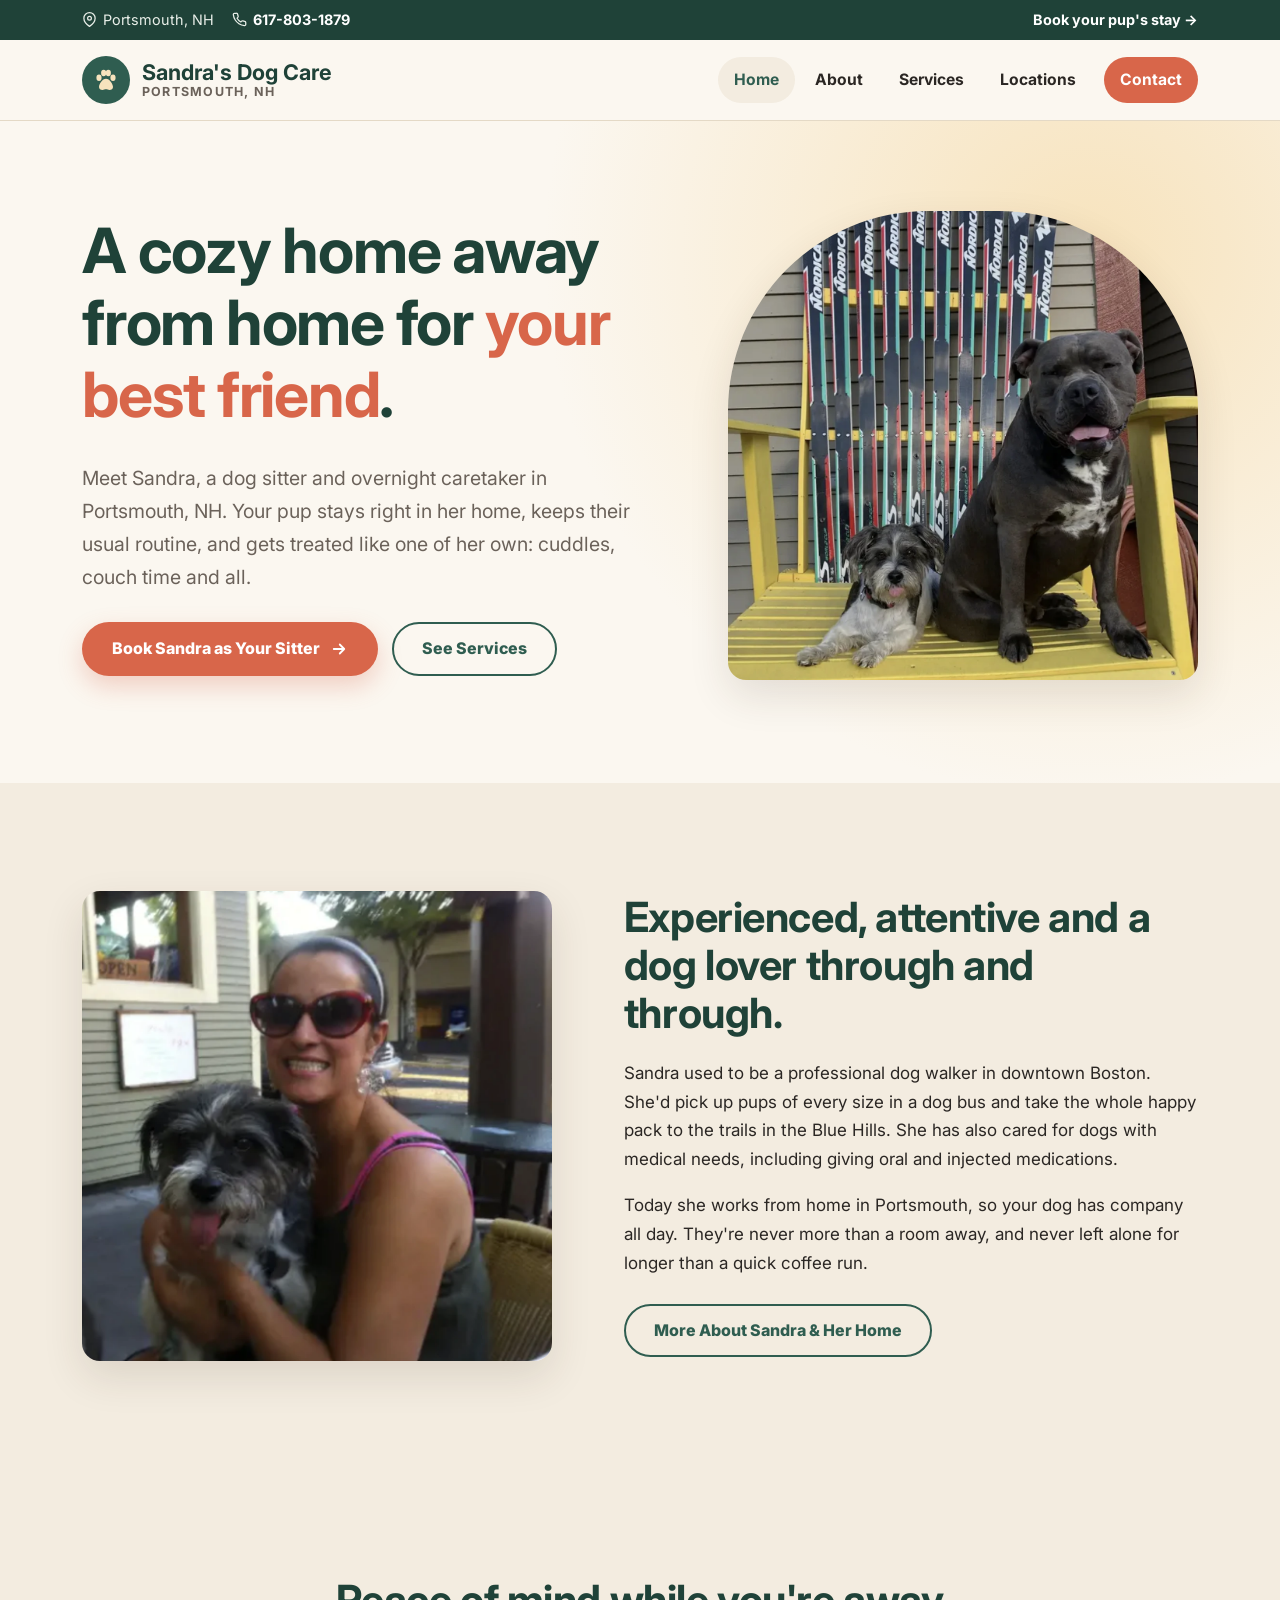
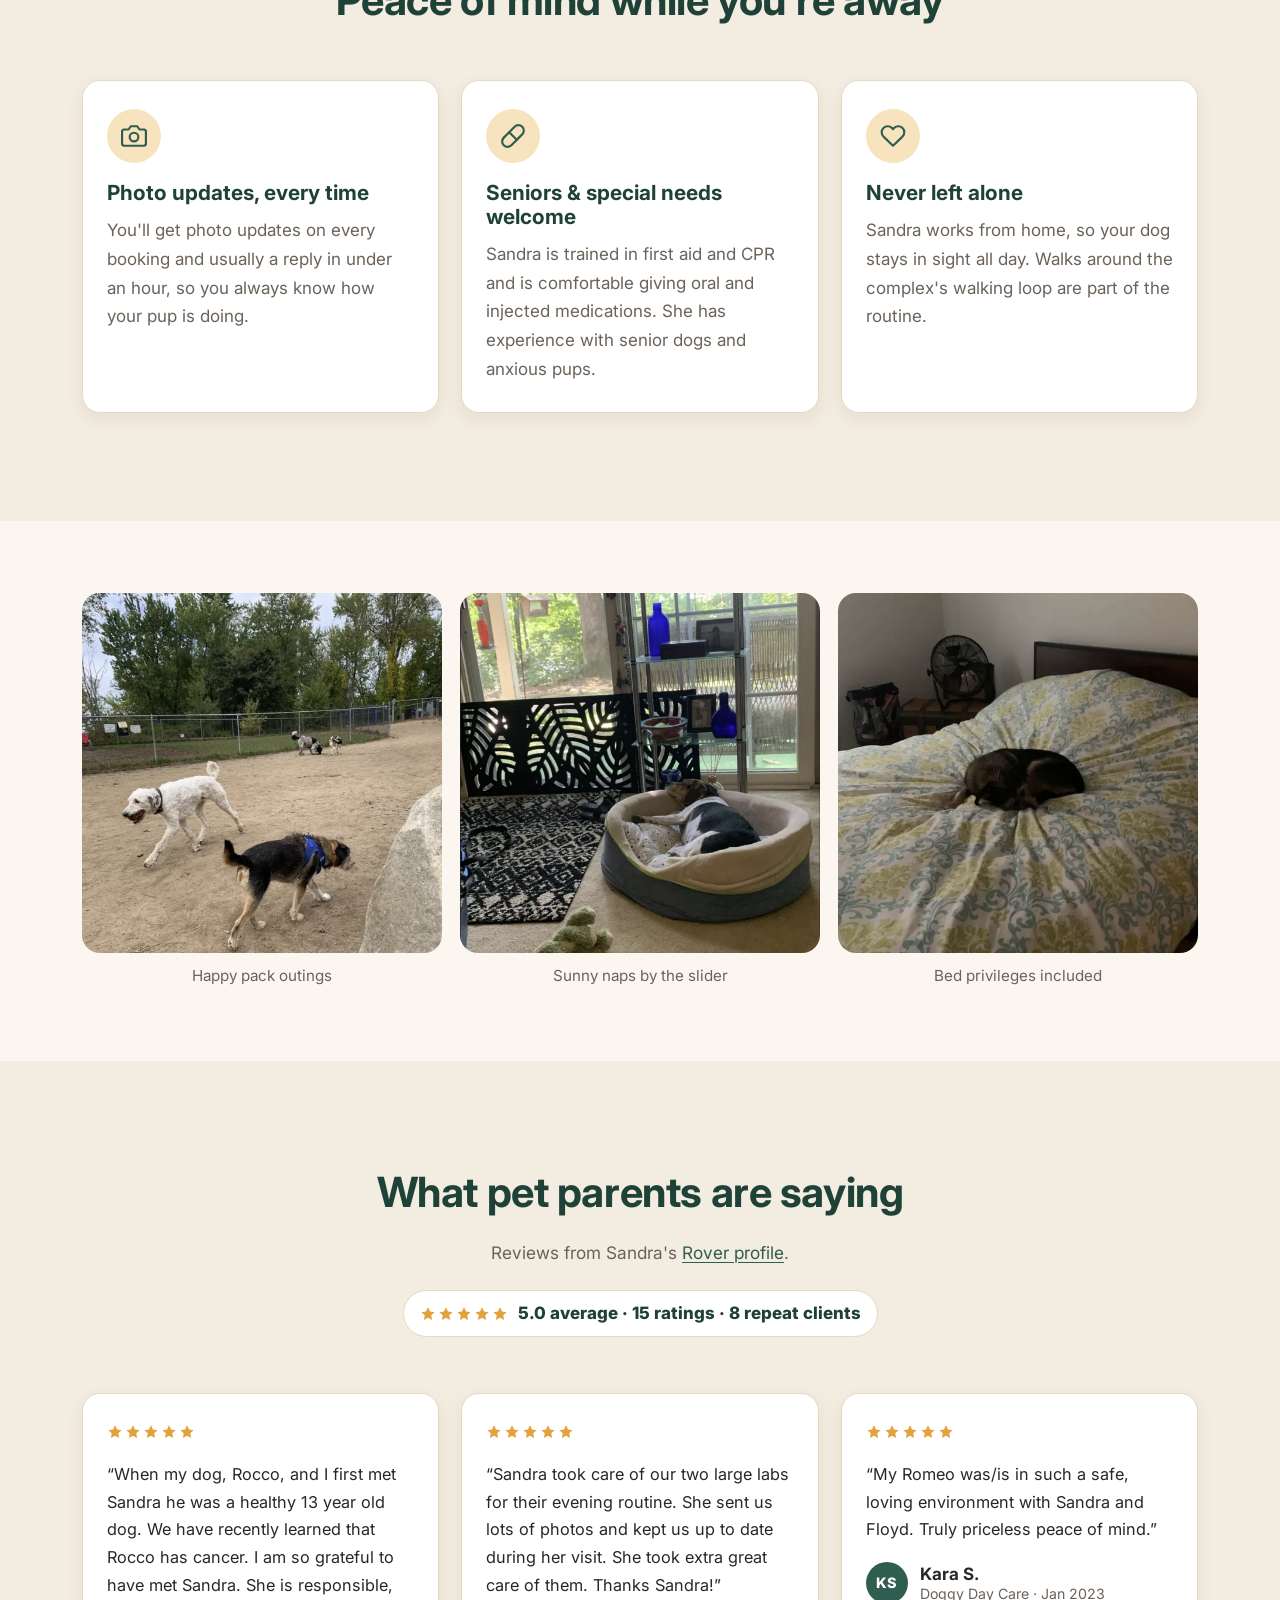
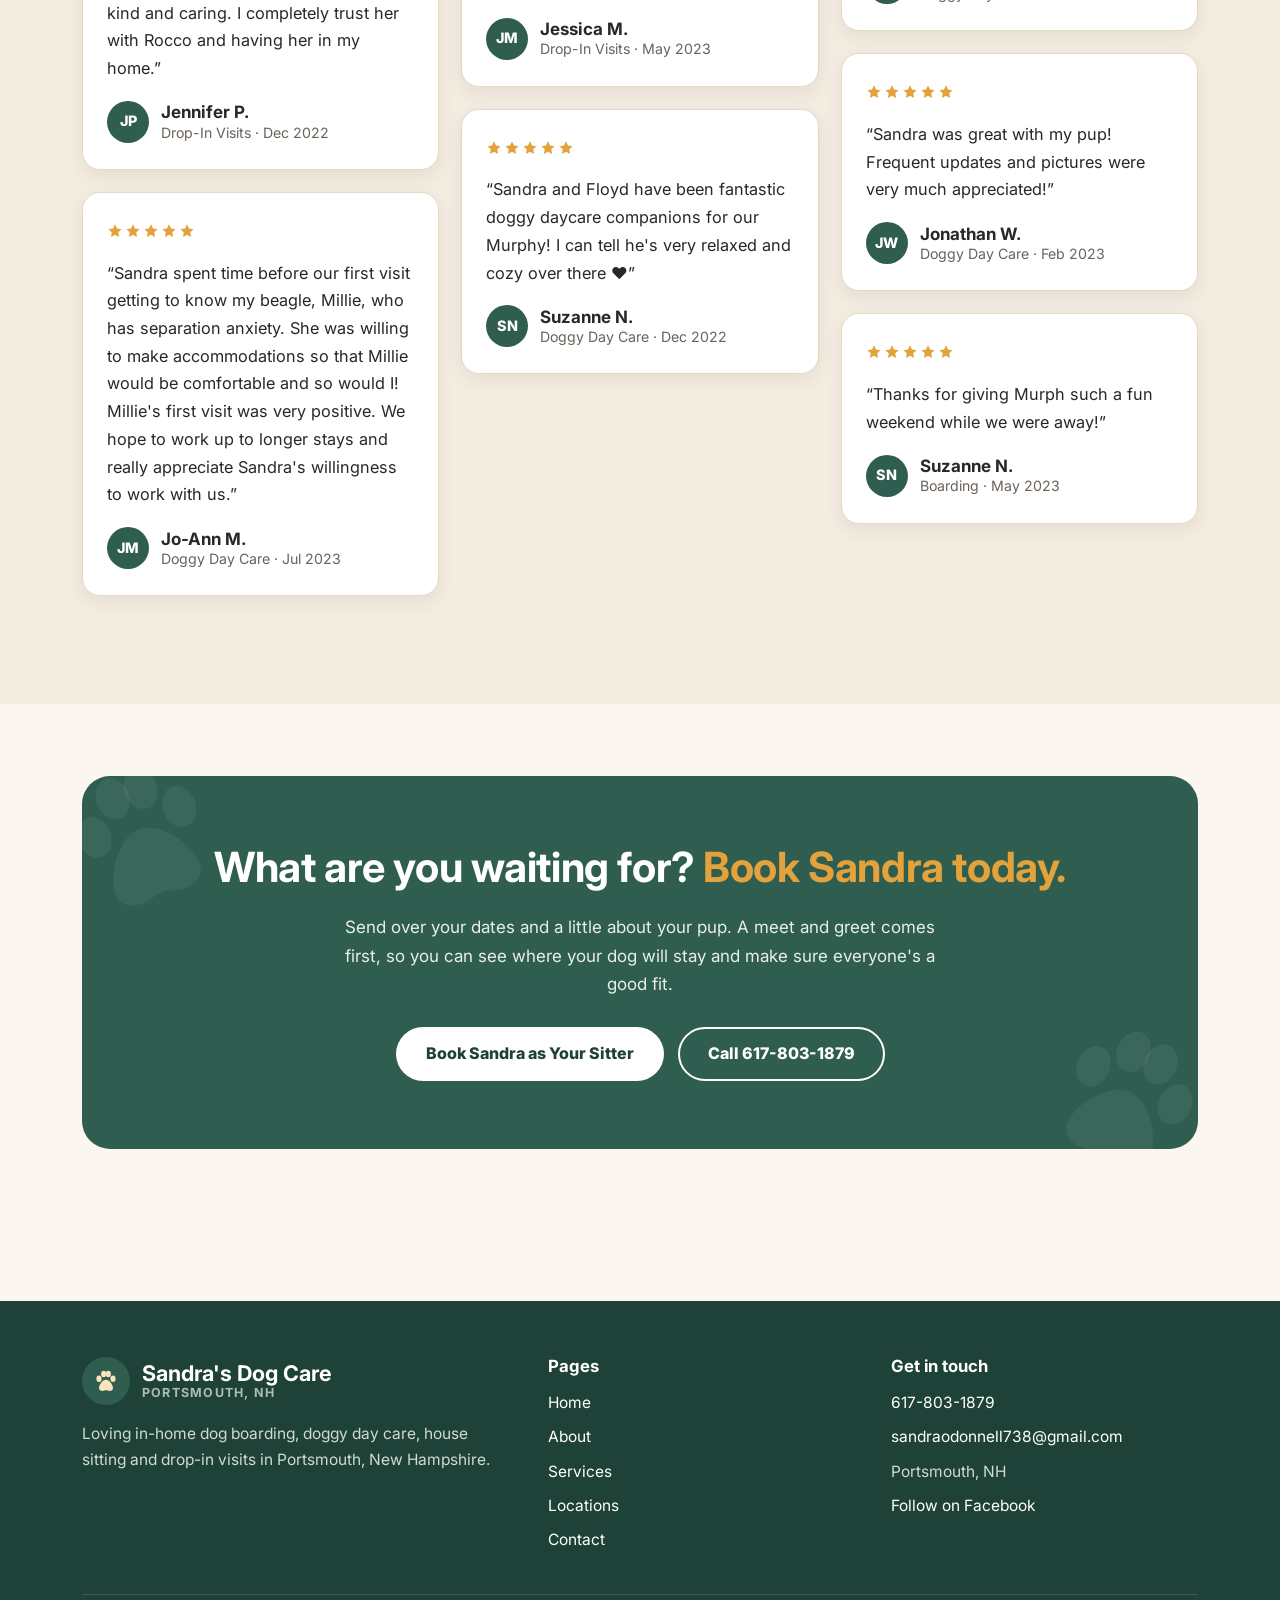
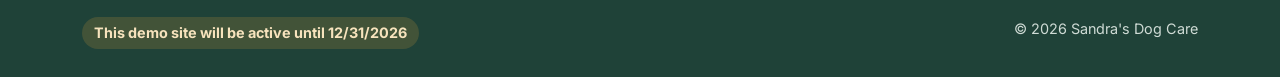
<file: index.html>
<!DOCTYPE html>
<html lang="en">
<head>
  <meta charset="UTF-8">
  <meta name="viewport" content="width=device-width, initial-scale=1.0">
  <title>Sandra's Dog Care | Dog Sitting &amp; Overnight Boarding in Portsmouth, NH</title>
  <meta name="description" content="Sandra O'Donnell offers in-home dog boarding, doggy day care, house sitting and drop-in visits in Portsmouth, NH. 25 years of experience, medication administration and daily photo updates.">
  <link rel="icon" href="data:image/svg+xml,%3Csvg xmlns='http://www.w3.org/2000/svg' viewBox='0 0 24 24' fill='%232f5d50'%3E%3Cellipse cx='6' cy='10' rx='2.2' ry='2.8'/%3E%3Cellipse cx='10' cy='6' rx='2.2' ry='2.8'/%3E%3Cellipse cx='14' cy='6' rx='2.2' ry='2.8'/%3E%3Cellipse cx='18' cy='10' rx='2.2' ry='2.8'/%3E%3Cpath d='M12 11c-3 0-6 4.5-6 7 0 1.7 1.3 2.5 3 2.5 1.2 0 2-.6 3-.6s1.8.6 3 .6c1.7 0 3-.8 3-2.5 0-2.5-3-7-6-7z'/%3E%3C/svg%3E">
  <link rel="preconnect" href="https://fonts.googleapis.com">
  <link rel="preconnect" href="https://fonts.gstatic.com" crossorigin>
  <link href="https://fonts.googleapis.com/css2?family=Inter:wght@400;500;600;700;800&display=swap" rel="stylesheet">
  <link rel="stylesheet" href="assets/css/styles.css">
</head>
<body>
  <a class="skip-link" href="#main">Skip to content</a>

  <div class="topbar">
    <div class="container">
      <div class="topbar-info">
        <span><svg viewBox="0 0 24 24" fill="none" stroke="currentColor" stroke-width="2" stroke-linecap="round" stroke-linejoin="round"><path d="M21 10c0 7-9 13-9 13s-9-6-9-13a9 9 0 0 1 18 0z"/><circle cx="12" cy="10" r="3"/></svg>Portsmouth, NH</span>
        <span class="hide-sm"><svg viewBox="0 0 24 24" fill="none" stroke="currentColor" stroke-width="2" stroke-linecap="round" stroke-linejoin="round"><path d="M22 16.92v3a2 2 0 0 1-2.18 2 19.79 19.79 0 0 1-8.63-3.07 19.5 19.5 0 0 1-6-6 19.79 19.79 0 0 1-3.07-8.67A2 2 0 0 1 4.11 2h3a2 2 0 0 1 2 1.72c.13.96.36 1.9.7 2.81a2 2 0 0 1-.45 2.11L8.09 9.91a16 16 0 0 0 6 6l1.27-1.27a2 2 0 0 1 2.11-.45c.91.34 1.85.57 2.81.7A2 2 0 0 1 22 16.92z"/></svg><a href="tel:+16178031879">617-803-1879</a></span>
      </div>
      <a href="contact.html">Book your pup's stay &rarr;</a>
    </div>
  </div>

  <header class="site-header">
    <nav class="container nav" aria-label="Main">
      <a class="brand" href="index.html" aria-label="Sandra's Dog Care home">
        <span class="brand-mark"><svg viewBox="0 0 24 24" fill="currentColor" aria-hidden="true"><ellipse cx="6" cy="10" rx="2.2" ry="2.8"/><ellipse cx="10" cy="6" rx="2.2" ry="2.8"/><ellipse cx="14" cy="6" rx="2.2" ry="2.8"/><ellipse cx="18" cy="10" rx="2.2" ry="2.8"/><path d="M12 11c-3 0-6 4.5-6 7 0 1.7 1.3 2.5 3 2.5 1.2 0 2-.6 3-.6s1.8.6 3 .6c1.7 0 3-.8 3-2.5 0-2.5-3-7-6-7z"/></svg></span>
        <span class="brand-text"><strong>Sandra's Dog Care</strong><small>Portsmouth, NH</small></span>
      </a>
      <button class="nav-toggle" type="button" aria-expanded="false" aria-controls="nav-links" aria-label="Open menu">
        <svg viewBox="0 0 24 24" fill="none" stroke="currentColor" stroke-width="2" stroke-linecap="round"><path d="M4 7h16M4 12h16M4 17h16"/></svg>
      </button>
      <ul class="nav-links" id="nav-links">
        <li><a href="index.html" aria-current="page">Home</a></li>
        <li><a href="about.html">About</a></li>
        <li><a href="services.html">Services</a></li>
        <li><a href="locations.html">Locations</a></li>
        <li><a class="nav-cta" href="contact.html">Contact</a></li>
      </ul>
    </nav>
  </header>

  <main id="main">
    <!-- Hero -->
    <section class="hero">
      <div class="container hero-grid">
        <div>
          <h1>A cozy home away from home for <span class="accent">your best friend</span>.</h1>
          <p class="hero-lead">Meet Sandra, a dog sitter and overnight caretaker in Portsmouth, NH. Your pup stays right in her home, keeps their usual routine, and gets treated like one of her own: cuddles, couch time and all.</p>
          <div class="btn-row">
            <a class="btn btn--primary" href="contact.html">
              Book Sandra as Your Sitter
              <svg viewBox="0 0 24 24" fill="none" stroke="currentColor" stroke-width="2.4" stroke-linecap="round" stroke-linejoin="round"><path d="M5 12h14M13 6l6 6-6 6"/></svg>
            </a>
            <a class="btn btn--outline" href="services.html">See Services</a>
          </div>
        </div>
        <figure class="hero-photo">
          <img src="assets/images/pals-on-ski-chair.webp" alt="A small gray terrier and a big gray pit bull sitting together on a yellow ski chair" width="1207" height="1510">
        </figure>
      </div>
    </section>

    <!-- Meet Sandra -->
    <section class="section section--surface">
      <div class="container split">
        <div class="split-media">
          <img src="assets/images/sandra-and-pup-cafe.webp" alt="Sandra smiling in sunglasses while holding a happy scruffy terrier at an outdoor café" width="980" height="982" loading="lazy">
        </div>
        <div class="split-text">
          <h2>Experienced, attentive and a dog lover through and through.</h2>
          <p>Sandra used to be a professional dog walker in downtown Boston. She'd pick up pups of every size in a dog bus and take the whole happy pack to the trails in the Blue Hills. She has also cared for dogs with medical needs, including giving oral and injected medications.</p>
          <p>Today she works from home in Portsmouth, so your dog has company all day. They're never more than a room away, and never left alone for longer than a quick coffee run.</p>
          <div class="btn-row">
            <a class="btn btn--outline" href="about.html">More About Sandra &amp; Her Home</a>
          </div>
        </div>
      </div>
    </section>


    <!-- Why Sandra -->
    <section class="section section--surface">
      <div class="container">
        <div class="section-head">
          <h2>Peace of mind while you're away</h2>
        </div>
        <div class="card-grid card-grid--3">
          <article class="card">
            <div class="icon-circle"><svg viewBox="0 0 24 24" fill="none" stroke="currentColor" stroke-width="2" stroke-linecap="round" stroke-linejoin="round"><path d="M23 19a2 2 0 0 1-2 2H3a2 2 0 0 1-2-2V8a2 2 0 0 1 2-2h4l2-3h6l2 3h4a2 2 0 0 1 2 2z"/><circle cx="12" cy="13" r="4"/></svg></div>
            <h3>Photo updates, every time</h3>
            <p>You'll get photo updates on every booking and usually a reply in under an hour, so you always know how your pup is doing.</p>
          </article>
          <article class="card">
            <div class="icon-circle"><svg viewBox="0 0 24 24" fill="none" stroke="currentColor" stroke-width="2" stroke-linecap="round" stroke-linejoin="round"><path d="M10.5 20.5l10-10a4.95 4.95 0 1 0-7-7l-10 10a4.95 4.95 0 1 0 7 7z"/><path d="M8.5 8.5l7 7"/></svg></div>
            <h3>Seniors &amp; special needs welcome</h3>
            <p>Sandra is trained in first aid and CPR and is comfortable giving oral and injected medications. She has experience with senior dogs and anxious pups.</p>
          </article>
          <article class="card">
            <div class="icon-circle"><svg viewBox="0 0 24 24" fill="none" stroke="currentColor" stroke-width="2" stroke-linecap="round" stroke-linejoin="round"><path d="M20.8 4.6a5.5 5.5 0 0 0-7.8 0L12 5.7l-1-1.1a5.5 5.5 0 0 0-7.8 7.8l1 1.1L12 21l7.8-7.5 1-1.1a5.5 5.5 0 0 0 0-7.8z"/></svg></div>
            <h3>Never left alone</h3>
            <p>Sandra works from home, so your dog stays in sight all day. Walks around the complex's walking loop are part of the routine.</p>
          </article>
        </div>
      </div>
    </section>

    <!-- Photo strip -->
    <section class="section--tight">
      <div class="container">
        <div class="photo-strip">
          <figure>
            <img src="assets/images/dog-park-pack.webp" alt="A white doodle and a scruffy terrier mix playing together at a fenced dog park" width="1205" height="1345" loading="lazy">
            <figcaption>Happy pack outings</figcaption>
          </figure>
          <figure>
            <img src="assets/images/beagle-bed-by-window.webp" alt="A beagle relaxing in a plush dog bed next to a sunny sliding door" width="1230" height="1532" loading="lazy">
            <figcaption>Sunny naps by the slider</figcaption>
          </figure>
          <figure>
            <img src="assets/images/pup-napping-on-bed.webp" alt="A small dark dog curled up asleep on a big comfy bed" width="1210" height="1142" loading="lazy">
            <figcaption>Bed privileges included</figcaption>
          </figure>
        </div>
      </div>
    </section>

    <!-- Testimonials -->
    <section class="section section--surface" id="reviews">
      <div class="container">
        <div class="section-head">
          <h2>What pet parents are saying</h2>
          <p>Reviews from Sandra's <a href="https://www.rover.com/members/sandra-o-dog-lover-big-small-love-em-all/" target="_blank" rel="noopener">Rover profile</a>.</p>
          <span class="review-summary">
            <span class="stars" aria-hidden="true"><svg viewBox="0 0 24 24" fill="currentColor"><path d="M12 2l3 6.3 6.9.9-5 4.8 1.2 6.9L12 17.6 5.9 20.9 7.1 14l-5-4.8 6.9-.9z"/></svg><svg viewBox="0 0 24 24" fill="currentColor"><path d="M12 2l3 6.3 6.9.9-5 4.8 1.2 6.9L12 17.6 5.9 20.9 7.1 14l-5-4.8 6.9-.9z"/></svg><svg viewBox="0 0 24 24" fill="currentColor"><path d="M12 2l3 6.3 6.9.9-5 4.8 1.2 6.9L12 17.6 5.9 20.9 7.1 14l-5-4.8 6.9-.9z"/></svg><svg viewBox="0 0 24 24" fill="currentColor"><path d="M12 2l3 6.3 6.9.9-5 4.8 1.2 6.9L12 17.6 5.9 20.9 7.1 14l-5-4.8 6.9-.9z"/></svg><svg viewBox="0 0 24 24" fill="currentColor"><path d="M12 2l3 6.3 6.9.9-5 4.8 1.2 6.9L12 17.6 5.9 20.9 7.1 14l-5-4.8 6.9-.9z"/></svg></span>
            5.0 average &middot; 15 ratings &middot; 8 repeat clients
          </span>
        </div>

        <div class="reviews">
          <figure class="review">
            <span class="stars" aria-label="5 out of 5 stars"><svg viewBox="0 0 24 24" fill="currentColor"><path d="M12 2l3 6.3 6.9.9-5 4.8 1.2 6.9L12 17.6 5.9 20.9 7.1 14l-5-4.8 6.9-.9z"/></svg><svg viewBox="0 0 24 24" fill="currentColor"><path d="M12 2l3 6.3 6.9.9-5 4.8 1.2 6.9L12 17.6 5.9 20.9 7.1 14l-5-4.8 6.9-.9z"/></svg><svg viewBox="0 0 24 24" fill="currentColor"><path d="M12 2l3 6.3 6.9.9-5 4.8 1.2 6.9L12 17.6 5.9 20.9 7.1 14l-5-4.8 6.9-.9z"/></svg><svg viewBox="0 0 24 24" fill="currentColor"><path d="M12 2l3 6.3 6.9.9-5 4.8 1.2 6.9L12 17.6 5.9 20.9 7.1 14l-5-4.8 6.9-.9z"/></svg><svg viewBox="0 0 24 24" fill="currentColor"><path d="M12 2l3 6.3 6.9.9-5 4.8 1.2 6.9L12 17.6 5.9 20.9 7.1 14l-5-4.8 6.9-.9z"/></svg></span>
            <blockquote>“When my dog, Rocco, and I first met Sandra he was a healthy 13 year old dog. We have recently learned that Rocco has cancer. I am so grateful to have met Sandra. She is responsible, kind and caring. I completely trust her with Rocco and having her in my home.”</blockquote>
            <figcaption><span class="avatar" aria-hidden="true">JP</span><span><strong>Jennifer P.</strong><small>Drop-In Visits &middot; Dec 2022</small></span></figcaption>
          </figure>

          <figure class="review">
            <span class="stars" aria-label="5 out of 5 stars"><svg viewBox="0 0 24 24" fill="currentColor"><path d="M12 2l3 6.3 6.9.9-5 4.8 1.2 6.9L12 17.6 5.9 20.9 7.1 14l-5-4.8 6.9-.9z"/></svg><svg viewBox="0 0 24 24" fill="currentColor"><path d="M12 2l3 6.3 6.9.9-5 4.8 1.2 6.9L12 17.6 5.9 20.9 7.1 14l-5-4.8 6.9-.9z"/></svg><svg viewBox="0 0 24 24" fill="currentColor"><path d="M12 2l3 6.3 6.9.9-5 4.8 1.2 6.9L12 17.6 5.9 20.9 7.1 14l-5-4.8 6.9-.9z"/></svg><svg viewBox="0 0 24 24" fill="currentColor"><path d="M12 2l3 6.3 6.9.9-5 4.8 1.2 6.9L12 17.6 5.9 20.9 7.1 14l-5-4.8 6.9-.9z"/></svg><svg viewBox="0 0 24 24" fill="currentColor"><path d="M12 2l3 6.3 6.9.9-5 4.8 1.2 6.9L12 17.6 5.9 20.9 7.1 14l-5-4.8 6.9-.9z"/></svg></span>
            <blockquote>“Sandra spent time before our first visit getting to know my beagle, Millie, who has separation anxiety. She was willing to make accommodations so that Millie would be comfortable and so would I! Millie's first visit was very positive. We hope to work up to longer stays and really appreciate Sandra's willingness to work with us.”</blockquote>
            <figcaption><span class="avatar" aria-hidden="true">JM</span><span><strong>Jo-Ann M.</strong><small>Doggy Day Care &middot; Jul 2023</small></span></figcaption>
          </figure>

          <figure class="review">
            <span class="stars" aria-label="5 out of 5 stars"><svg viewBox="0 0 24 24" fill="currentColor"><path d="M12 2l3 6.3 6.9.9-5 4.8 1.2 6.9L12 17.6 5.9 20.9 7.1 14l-5-4.8 6.9-.9z"/></svg><svg viewBox="0 0 24 24" fill="currentColor"><path d="M12 2l3 6.3 6.9.9-5 4.8 1.2 6.9L12 17.6 5.9 20.9 7.1 14l-5-4.8 6.9-.9z"/></svg><svg viewBox="0 0 24 24" fill="currentColor"><path d="M12 2l3 6.3 6.9.9-5 4.8 1.2 6.9L12 17.6 5.9 20.9 7.1 14l-5-4.8 6.9-.9z"/></svg><svg viewBox="0 0 24 24" fill="currentColor"><path d="M12 2l3 6.3 6.9.9-5 4.8 1.2 6.9L12 17.6 5.9 20.9 7.1 14l-5-4.8 6.9-.9z"/></svg><svg viewBox="0 0 24 24" fill="currentColor"><path d="M12 2l3 6.3 6.9.9-5 4.8 1.2 6.9L12 17.6 5.9 20.9 7.1 14l-5-4.8 6.9-.9z"/></svg></span>
            <blockquote>“Sandra took care of our two large labs for their evening routine. She sent us lots of photos and kept us up to date during her visit. She took extra great care of them. Thanks Sandra!”</blockquote>
            <figcaption><span class="avatar" aria-hidden="true">JM</span><span><strong>Jessica M.</strong><small>Drop-In Visits &middot; May 2023</small></span></figcaption>
          </figure>

          <figure class="review">
            <span class="stars" aria-label="5 out of 5 stars"><svg viewBox="0 0 24 24" fill="currentColor"><path d="M12 2l3 6.3 6.9.9-5 4.8 1.2 6.9L12 17.6 5.9 20.9 7.1 14l-5-4.8 6.9-.9z"/></svg><svg viewBox="0 0 24 24" fill="currentColor"><path d="M12 2l3 6.3 6.9.9-5 4.8 1.2 6.9L12 17.6 5.9 20.9 7.1 14l-5-4.8 6.9-.9z"/></svg><svg viewBox="0 0 24 24" fill="currentColor"><path d="M12 2l3 6.3 6.9.9-5 4.8 1.2 6.9L12 17.6 5.9 20.9 7.1 14l-5-4.8 6.9-.9z"/></svg><svg viewBox="0 0 24 24" fill="currentColor"><path d="M12 2l3 6.3 6.9.9-5 4.8 1.2 6.9L12 17.6 5.9 20.9 7.1 14l-5-4.8 6.9-.9z"/></svg><svg viewBox="0 0 24 24" fill="currentColor"><path d="M12 2l3 6.3 6.9.9-5 4.8 1.2 6.9L12 17.6 5.9 20.9 7.1 14l-5-4.8 6.9-.9z"/></svg></span>
            <blockquote>“Sandra and Floyd have been fantastic doggy daycare companions for our Murphy! I can tell he's very relaxed and cozy over there ❤️”</blockquote>
            <figcaption><span class="avatar" aria-hidden="true">SN</span><span><strong>Suzanne N.</strong><small>Doggy Day Care &middot; Dec 2022</small></span></figcaption>
          </figure>

          <figure class="review">
            <span class="stars" aria-label="5 out of 5 stars"><svg viewBox="0 0 24 24" fill="currentColor"><path d="M12 2l3 6.3 6.9.9-5 4.8 1.2 6.9L12 17.6 5.9 20.9 7.1 14l-5-4.8 6.9-.9z"/></svg><svg viewBox="0 0 24 24" fill="currentColor"><path d="M12 2l3 6.3 6.9.9-5 4.8 1.2 6.9L12 17.6 5.9 20.9 7.1 14l-5-4.8 6.9-.9z"/></svg><svg viewBox="0 0 24 24" fill="currentColor"><path d="M12 2l3 6.3 6.9.9-5 4.8 1.2 6.9L12 17.6 5.9 20.9 7.1 14l-5-4.8 6.9-.9z"/></svg><svg viewBox="0 0 24 24" fill="currentColor"><path d="M12 2l3 6.3 6.9.9-5 4.8 1.2 6.9L12 17.6 5.9 20.9 7.1 14l-5-4.8 6.9-.9z"/></svg><svg viewBox="0 0 24 24" fill="currentColor"><path d="M12 2l3 6.3 6.9.9-5 4.8 1.2 6.9L12 17.6 5.9 20.9 7.1 14l-5-4.8 6.9-.9z"/></svg></span>
            <blockquote>“My Romeo was/is in such a safe, loving environment with Sandra and Floyd. Truly priceless peace of mind.”</blockquote>
            <figcaption><span class="avatar" aria-hidden="true">KS</span><span><strong>Kara S.</strong><small>Doggy Day Care &middot; Jan 2023</small></span></figcaption>
          </figure>

          <figure class="review">
            <span class="stars" aria-label="5 out of 5 stars"><svg viewBox="0 0 24 24" fill="currentColor"><path d="M12 2l3 6.3 6.9.9-5 4.8 1.2 6.9L12 17.6 5.9 20.9 7.1 14l-5-4.8 6.9-.9z"/></svg><svg viewBox="0 0 24 24" fill="currentColor"><path d="M12 2l3 6.3 6.9.9-5 4.8 1.2 6.9L12 17.6 5.9 20.9 7.1 14l-5-4.8 6.9-.9z"/></svg><svg viewBox="0 0 24 24" fill="currentColor"><path d="M12 2l3 6.3 6.9.9-5 4.8 1.2 6.9L12 17.6 5.9 20.9 7.1 14l-5-4.8 6.9-.9z"/></svg><svg viewBox="0 0 24 24" fill="currentColor"><path d="M12 2l3 6.3 6.9.9-5 4.8 1.2 6.9L12 17.6 5.9 20.9 7.1 14l-5-4.8 6.9-.9z"/></svg><svg viewBox="0 0 24 24" fill="currentColor"><path d="M12 2l3 6.3 6.9.9-5 4.8 1.2 6.9L12 17.6 5.9 20.9 7.1 14l-5-4.8 6.9-.9z"/></svg></span>
            <blockquote>“Sandra was great with my pup! Frequent updates and pictures were very much appreciated!”</blockquote>
            <figcaption><span class="avatar" aria-hidden="true">JW</span><span><strong>Jonathan W.</strong><small>Doggy Day Care &middot; Feb 2023</small></span></figcaption>
          </figure>

          <figure class="review">
            <span class="stars" aria-label="5 out of 5 stars"><svg viewBox="0 0 24 24" fill="currentColor"><path d="M12 2l3 6.3 6.9.9-5 4.8 1.2 6.9L12 17.6 5.9 20.9 7.1 14l-5-4.8 6.9-.9z"/></svg><svg viewBox="0 0 24 24" fill="currentColor"><path d="M12 2l3 6.3 6.9.9-5 4.8 1.2 6.9L12 17.6 5.9 20.9 7.1 14l-5-4.8 6.9-.9z"/></svg><svg viewBox="0 0 24 24" fill="currentColor"><path d="M12 2l3 6.3 6.9.9-5 4.8 1.2 6.9L12 17.6 5.9 20.9 7.1 14l-5-4.8 6.9-.9z"/></svg><svg viewBox="0 0 24 24" fill="currentColor"><path d="M12 2l3 6.3 6.9.9-5 4.8 1.2 6.9L12 17.6 5.9 20.9 7.1 14l-5-4.8 6.9-.9z"/></svg><svg viewBox="0 0 24 24" fill="currentColor"><path d="M12 2l3 6.3 6.9.9-5 4.8 1.2 6.9L12 17.6 5.9 20.9 7.1 14l-5-4.8 6.9-.9z"/></svg></span>
            <blockquote>“Thanks for giving Murph such a fun weekend while we were away!”</blockquote>
            <figcaption><span class="avatar" aria-hidden="true">SN</span><span><strong>Suzanne N.</strong><small>Boarding &middot; May 2023</small></span></figcaption>
          </figure>
        </div>
      </div>
    </section>

    <!-- CTA -->
    <section class="section--tight">
      <div class="container">
        <div class="cta-band">
          <svg class="cta-paw cta-paw--a" viewBox="0 0 24 24" fill="currentColor" aria-hidden="true"><ellipse cx="6" cy="10" rx="2.2" ry="2.8"/><ellipse cx="10" cy="6" rx="2.2" ry="2.8"/><ellipse cx="14" cy="6" rx="2.2" ry="2.8"/><ellipse cx="18" cy="10" rx="2.2" ry="2.8"/><path d="M12 11c-3 0-6 4.5-6 7 0 1.7 1.3 2.5 3 2.5 1.2 0 2-.6 3-.6s1.8.6 3 .6c1.7 0 3-.8 3-2.5 0-2.5-3-7-6-7z"/></svg>
          <svg class="cta-paw cta-paw--b" viewBox="0 0 24 24" fill="currentColor" aria-hidden="true"><ellipse cx="6" cy="10" rx="2.2" ry="2.8"/><ellipse cx="10" cy="6" rx="2.2" ry="2.8"/><ellipse cx="14" cy="6" rx="2.2" ry="2.8"/><ellipse cx="18" cy="10" rx="2.2" ry="2.8"/><path d="M12 11c-3 0-6 4.5-6 7 0 1.7 1.3 2.5 3 2.5 1.2 0 2-.6 3-.6s1.8.6 3 .6c1.7 0 3-.8 3-2.5 0-2.5-3-7-6-7z"/></svg>
          <h2>What are you waiting for? <span class="accent">Book Sandra today.</span></h2>
          <p>Send over your dates and a little about your pup. A meet and greet comes first, so you can see where your dog will stay and make sure everyone's a good fit.</p>
          <div class="btn-row">
            <a class="btn btn--light" href="contact.html">Book Sandra as Your Sitter</a>
            <a class="btn btn--outline" href="tel:+16178031879">Call 617-803-1879</a>
          </div>
        </div>
      </div>
    </section>
  </main>

  <footer class="site-footer">
    <div class="container">
      <div class="footer-grid">
        <div>
          <a class="brand" href="index.html" aria-label="Sandra's Dog Care home">
            <span class="brand-mark"><svg viewBox="0 0 24 24" fill="currentColor" aria-hidden="true"><ellipse cx="6" cy="10" rx="2.2" ry="2.8"/><ellipse cx="10" cy="6" rx="2.2" ry="2.8"/><ellipse cx="14" cy="6" rx="2.2" ry="2.8"/><ellipse cx="18" cy="10" rx="2.2" ry="2.8"/><path d="M12 11c-3 0-6 4.5-6 7 0 1.7 1.3 2.5 3 2.5 1.2 0 2-.6 3-.6s1.8.6 3 .6c1.7 0 3-.8 3-2.5 0-2.5-3-7-6-7z"/></svg></span>
            <span class="brand-text"><strong>Sandra's Dog Care</strong><small>Portsmouth, NH</small></span>
          </a>
          <p>Loving in-home dog boarding, doggy day care, house sitting and drop-in visits in Portsmouth, New Hampshire.</p>
        </div>
        <div>
          <h4>Pages</h4>
          <ul>
            <li><a href="index.html">Home</a></li>
            <li><a href="about.html">About</a></li>
            <li><a href="services.html">Services</a></li>
            <li><a href="locations.html">Locations</a></li>
            <li><a href="contact.html">Contact</a></li>
          </ul>
        </div>
        <div>
          <h4>Get in touch</h4>
          <ul>
            <li><a href="tel:+16178031879">617-803-1879</a></li>
            <li><a href="mailto:sandraodonnell738@gmail.com">sandraodonnell738@gmail.com</a></li>
            <li>Portsmouth, NH</li>
            <li><a href="https://www.facebook.com/sandra.odonnell.927" target="_blank" rel="noopener">Follow on Facebook</a></li>
          </ul>
        </div>
      </div>
      <div class="footer-demo">
        <span class="demo-pill">This demo site will be active until 12/31/2026</span>
        <span>&copy; <span data-year>2026</span> Sandra's Dog Care</span>
      </div>
    </div>
  </footer>

  <script src="assets/js/main.js"></script>
</body>
</html>
</file>
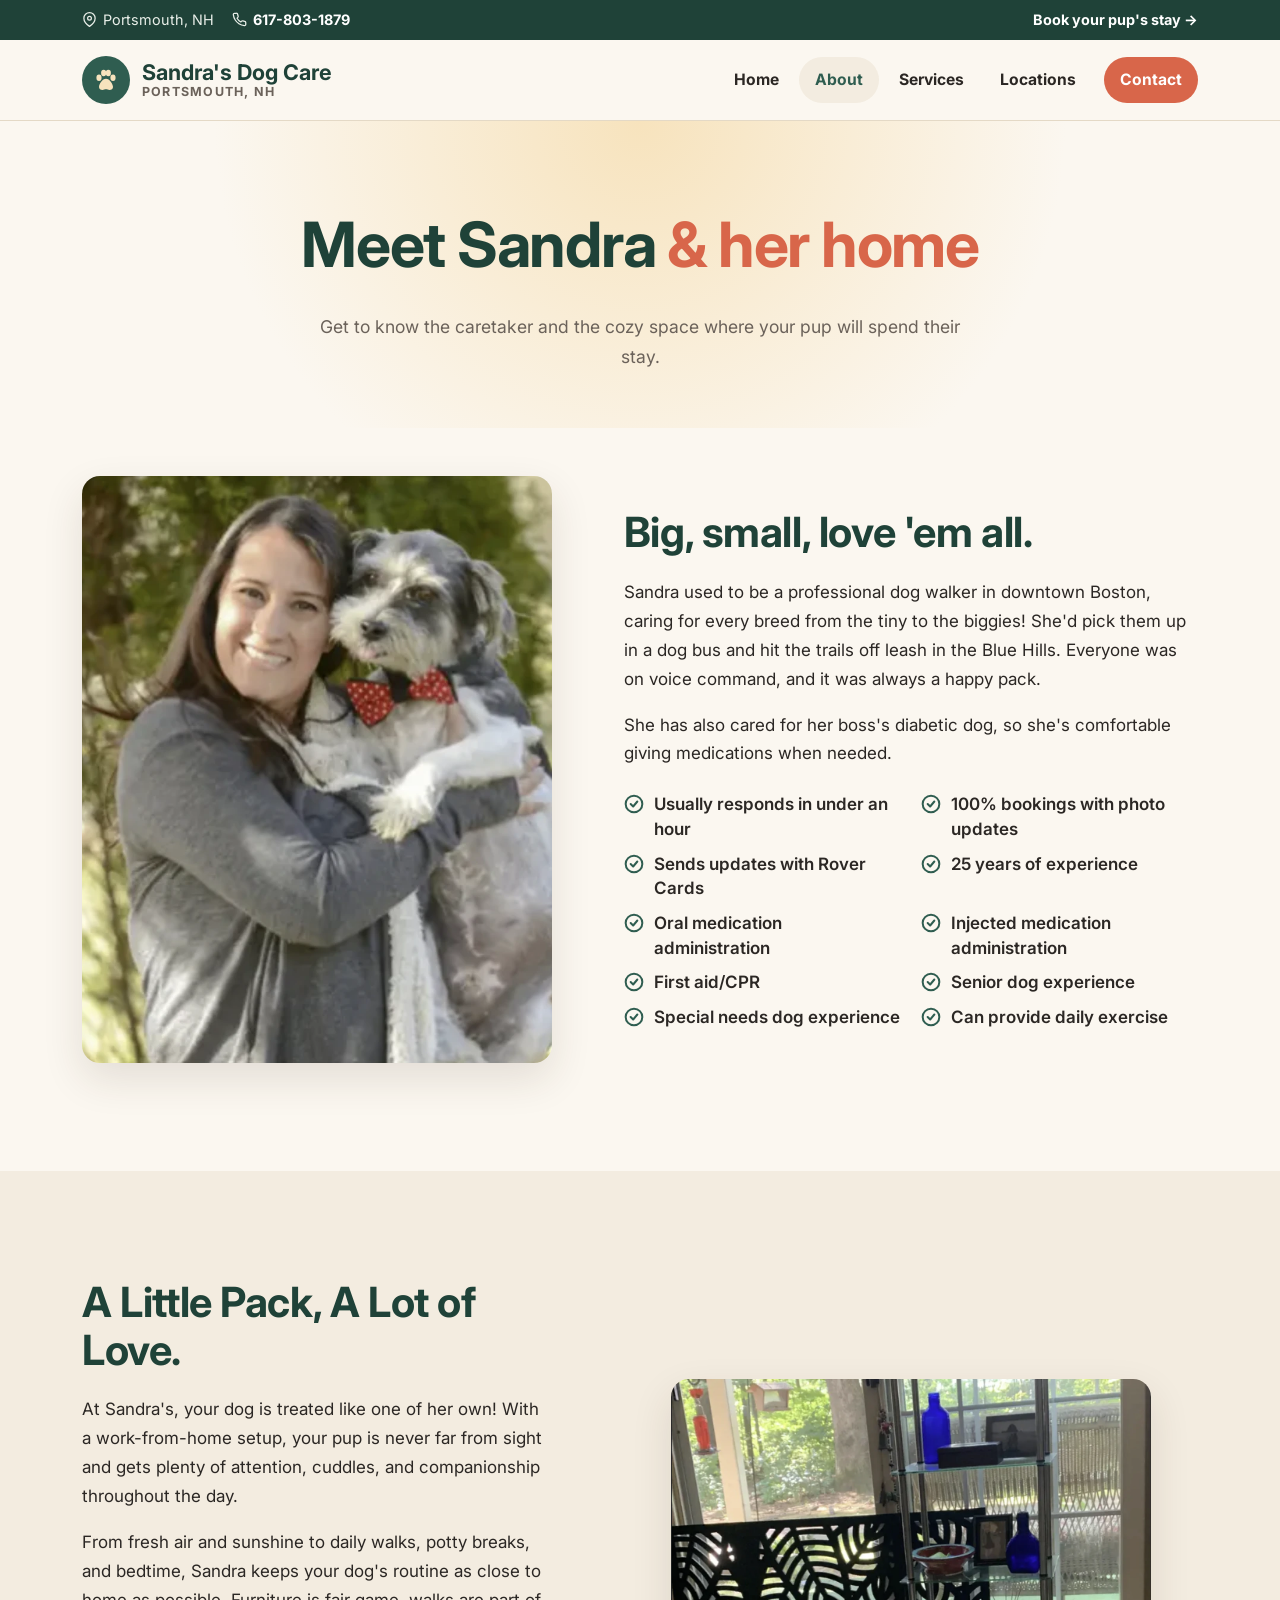
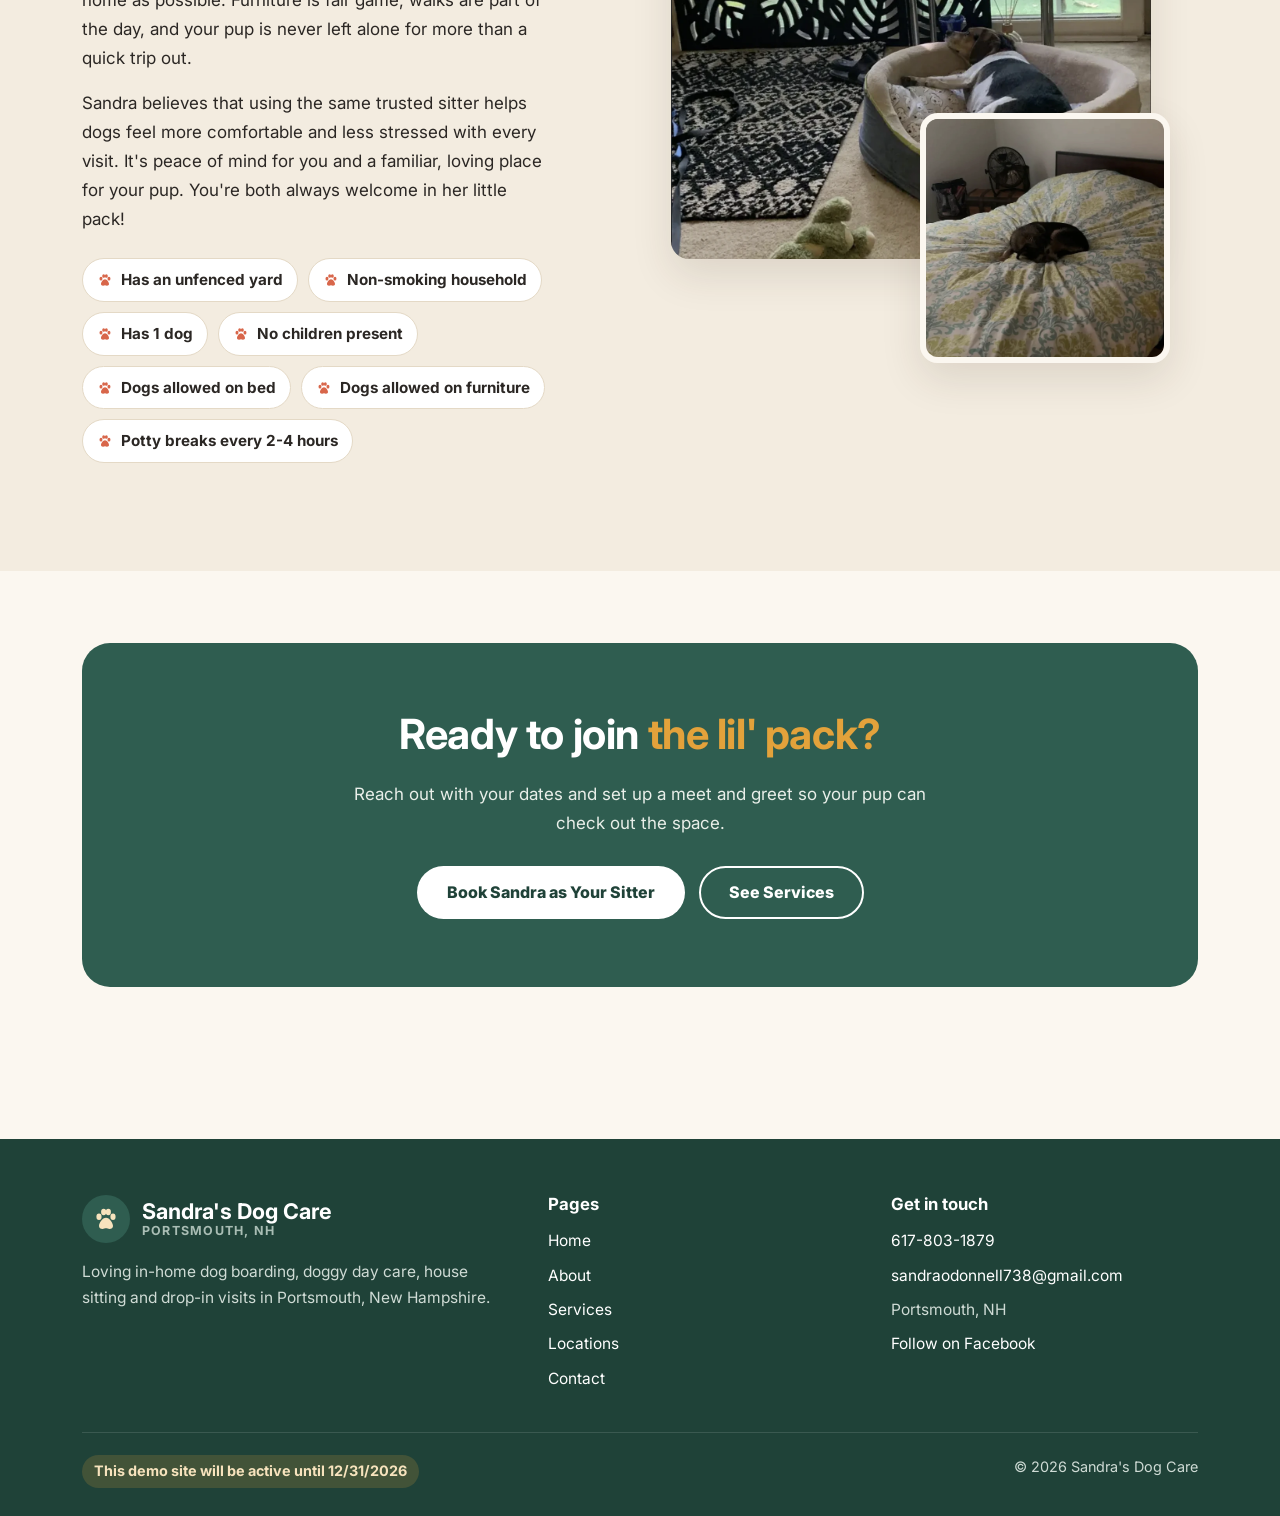
<file: about.html>
<!DOCTYPE html>
<html lang="en">
<head>
  <meta charset="UTF-8">
  <meta name="viewport" content="width=device-width, initial-scale=1.0">
  <title>About Sandra | Sandra's Dog Care, Portsmouth, NH</title>
  <meta name="description" content="Meet Sandra, a dog sitter with 25 years of experience, first aid/CPR and medication experience, and see the cozy Portsmouth, NH home where your dog will stay.">
  <link rel="icon" href="data:image/svg+xml,%3Csvg xmlns='http://www.w3.org/2000/svg' viewBox='0 0 24 24' fill='%232f5d50'%3E%3Cellipse cx='6' cy='10' rx='2.2' ry='2.8'/%3E%3Cellipse cx='10' cy='6' rx='2.2' ry='2.8'/%3E%3Cellipse cx='14' cy='6' rx='2.2' ry='2.8'/%3E%3Cellipse cx='18' cy='10' rx='2.2' ry='2.8'/%3E%3Cpath d='M12 11c-3 0-6 4.5-6 7 0 1.7 1.3 2.5 3 2.5 1.2 0 2-.6 3-.6s1.8.6 3 .6c1.7 0 3-.8 3-2.5 0-2.5-3-7-6-7z'/%3E%3C/svg%3E">
  <link rel="preconnect" href="https://fonts.googleapis.com">
  <link rel="preconnect" href="https://fonts.gstatic.com" crossorigin>
  <link href="https://fonts.googleapis.com/css2?family=Inter:wght@400;500;600;700;800&display=swap" rel="stylesheet">
  <link rel="stylesheet" href="assets/css/styles.css">
</head>
<body>
  <a class="skip-link" href="#main">Skip to content</a>

  <div class="topbar">
    <div class="container">
      <div class="topbar-info">
        <span><svg viewBox="0 0 24 24" fill="none" stroke="currentColor" stroke-width="2" stroke-linecap="round" stroke-linejoin="round"><path d="M21 10c0 7-9 13-9 13s-9-6-9-13a9 9 0 0 1 18 0z"/><circle cx="12" cy="10" r="3"/></svg>Portsmouth, NH</span>
        <span class="hide-sm"><svg viewBox="0 0 24 24" fill="none" stroke="currentColor" stroke-width="2" stroke-linecap="round" stroke-linejoin="round"><path d="M22 16.92v3a2 2 0 0 1-2.18 2 19.79 19.79 0 0 1-8.63-3.07 19.5 19.5 0 0 1-6-6 19.79 19.79 0 0 1-3.07-8.67A2 2 0 0 1 4.11 2h3a2 2 0 0 1 2 1.72c.13.96.36 1.9.7 2.81a2 2 0 0 1-.45 2.11L8.09 9.91a16 16 0 0 0 6 6l1.27-1.27a2 2 0 0 1 2.11-.45c.91.34 1.85.57 2.81.7A2 2 0 0 1 22 16.92z"/></svg><a href="tel:+16178031879">617-803-1879</a></span>
      </div>
      <a href="contact.html">Book your pup's stay &rarr;</a>
    </div>
  </div>

  <header class="site-header">
    <nav class="container nav" aria-label="Main">
      <a class="brand" href="index.html" aria-label="Sandra's Dog Care home">
        <span class="brand-mark"><svg viewBox="0 0 24 24" fill="currentColor" aria-hidden="true"><ellipse cx="6" cy="10" rx="2.2" ry="2.8"/><ellipse cx="10" cy="6" rx="2.2" ry="2.8"/><ellipse cx="14" cy="6" rx="2.2" ry="2.8"/><ellipse cx="18" cy="10" rx="2.2" ry="2.8"/><path d="M12 11c-3 0-6 4.5-6 7 0 1.7 1.3 2.5 3 2.5 1.2 0 2-.6 3-.6s1.8.6 3 .6c1.7 0 3-.8 3-2.5 0-2.5-3-7-6-7z"/></svg></span>
        <span class="brand-text"><strong>Sandra's Dog Care</strong><small>Portsmouth, NH</small></span>
      </a>
      <button class="nav-toggle" type="button" aria-expanded="false" aria-controls="nav-links" aria-label="Open menu">
        <svg viewBox="0 0 24 24" fill="none" stroke="currentColor" stroke-width="2" stroke-linecap="round"><path d="M4 7h16M4 12h16M4 17h16"/></svg>
      </button>
      <ul class="nav-links" id="nav-links">
        <li><a href="index.html">Home</a></li>
        <li><a href="about.html" aria-current="page">About</a></li>
        <li><a href="services.html">Services</a></li>
        <li><a href="locations.html">Locations</a></li>
        <li><a class="nav-cta" href="contact.html">Contact</a></li>
      </ul>
    </nav>
  </header>

  <main id="main">
    <section class="page-banner">
      <div class="container">
        <h1>Meet Sandra <span class="accent">&amp; her home</span></h1>
        <p>Get to know the caretaker and the cozy space where your pup will spend their stay.</p>
      </div>
    </section>

    <!-- About the Caretaker -->
    <section class="section" id="caretaker" style="padding-top:clamp(24px,4vw,48px)">
      <div class="container split">
        <div class="split-media split-media--tall">
          <img src="assets/images/SandraDogCare.webp" alt="Sandra smiling outdoors while hugging a gray and white terrier wearing a red polka-dot bow tie" width="987" height="987">
        </div>
        <div class="split-text">
          <h2>Big, small, love 'em all.</h2>
          <p>Sandra used to be a professional dog walker in downtown Boston, caring for every breed from the tiny to the biggies! She'd pick them up in a dog bus and hit the trails off leash in the Blue Hills. Everyone was on voice command, and it was always a happy pack.</p>
          <p>She has also cared for her boss's diabetic dog, so she's comfortable giving medications when needed.</p>
          <ul class="check-list" aria-label="Qualifications">
            <li><svg viewBox="0 0 24 24" fill="none" stroke="currentColor" stroke-width="2.4" stroke-linecap="round" stroke-linejoin="round"><circle cx="12" cy="12" r="10"/><path d="M8 12l3 3 5-6"/></svg>Usually responds in under an hour</li>
            <li><svg viewBox="0 0 24 24" fill="none" stroke="currentColor" stroke-width="2.4" stroke-linecap="round" stroke-linejoin="round"><circle cx="12" cy="12" r="10"/><path d="M8 12l3 3 5-6"/></svg>100% bookings with photo updates</li>
            <li><svg viewBox="0 0 24 24" fill="none" stroke="currentColor" stroke-width="2.4" stroke-linecap="round" stroke-linejoin="round"><circle cx="12" cy="12" r="10"/><path d="M8 12l3 3 5-6"/></svg>Sends updates with Rover Cards</li>
            <li><svg viewBox="0 0 24 24" fill="none" stroke="currentColor" stroke-width="2.4" stroke-linecap="round" stroke-linejoin="round"><circle cx="12" cy="12" r="10"/><path d="M8 12l3 3 5-6"/></svg>25 years of experience</li>
            <li><svg viewBox="0 0 24 24" fill="none" stroke="currentColor" stroke-width="2.4" stroke-linecap="round" stroke-linejoin="round"><circle cx="12" cy="12" r="10"/><path d="M8 12l3 3 5-6"/></svg>Oral medication administration</li>
            <li><svg viewBox="0 0 24 24" fill="none" stroke="currentColor" stroke-width="2.4" stroke-linecap="round" stroke-linejoin="round"><circle cx="12" cy="12" r="10"/><path d="M8 12l3 3 5-6"/></svg>Injected medication administration</li>
            <li><svg viewBox="0 0 24 24" fill="none" stroke="currentColor" stroke-width="2.4" stroke-linecap="round" stroke-linejoin="round"><circle cx="12" cy="12" r="10"/><path d="M8 12l3 3 5-6"/></svg>First aid/CPR</li>
            <li><svg viewBox="0 0 24 24" fill="none" stroke="currentColor" stroke-width="2.4" stroke-linecap="round" stroke-linejoin="round"><circle cx="12" cy="12" r="10"/><path d="M8 12l3 3 5-6"/></svg>Senior dog experience</li>
            <li><svg viewBox="0 0 24 24" fill="none" stroke="currentColor" stroke-width="2.4" stroke-linecap="round" stroke-linejoin="round"><circle cx="12" cy="12" r="10"/><path d="M8 12l3 3 5-6"/></svg>Special needs dog experience</li>
            <li><svg viewBox="0 0 24 24" fill="none" stroke="currentColor" stroke-width="2.4" stroke-linecap="round" stroke-linejoin="round"><circle cx="12" cy="12" r="10"/><path d="M8 12l3 3 5-6"/></svg>Can provide daily exercise</li>
          </ul>
        </div>
      </div>
    </section>

    <!-- About the Space -->
    <section class="section section--surface" id="space">
      <div class="container split split--reverse">
        <div class="split-media split-media--stack">
          <img src="assets/images/beagle-bed-by-window.webp" alt="A beagle relaxing in a plush dog bed by a sunny sliding glass door" width="1230" height="1532" loading="lazy">
          <img src="assets/images/pup-napping-on-bed.webp" alt="A small dark dog curled up asleep on a big comfy bed" width="1210" height="1142" loading="lazy">
        </div>
        <div class="split-text">
          <h2>A Little Pack, A Lot of Love.</h2>
          <p>At Sandra's, your dog is treated like one of her own! With a work-from-home setup, your pup is never far from sight and gets plenty of attention, cuddles, and companionship throughout the day.</p>
          <p>From fresh air and sunshine to daily walks, potty breaks, and bedtime, Sandra keeps your dog's routine as close to home as possible. Furniture is fair game, walks are part of the day, and your pup is never left alone for more than a quick trip out.</p>
          <p>Sandra believes that using the same trusted sitter helps dogs feel more comfortable and less stressed with every visit. It's peace of mind for you and a familiar, loving place for your pup. You're both always welcome in her little pack!</p>
          <ul class="chip-list" aria-label="Home details">
            <li><svg viewBox="0 0 24 24" fill="currentColor" aria-hidden="true"><ellipse cx="6" cy="10" rx="2.2" ry="2.8"/><ellipse cx="10" cy="6" rx="2.2" ry="2.8"/><ellipse cx="14" cy="6" rx="2.2" ry="2.8"/><ellipse cx="18" cy="10" rx="2.2" ry="2.8"/><path d="M12 11c-3 0-6 4.5-6 7 0 1.7 1.3 2.5 3 2.5 1.2 0 2-.6 3-.6s1.8.6 3 .6c1.7 0 3-.8 3-2.5 0-2.5-3-7-6-7z"/></svg>Has an unfenced yard</li>
            <li><svg viewBox="0 0 24 24" fill="currentColor" aria-hidden="true"><ellipse cx="6" cy="10" rx="2.2" ry="2.8"/><ellipse cx="10" cy="6" rx="2.2" ry="2.8"/><ellipse cx="14" cy="6" rx="2.2" ry="2.8"/><ellipse cx="18" cy="10" rx="2.2" ry="2.8"/><path d="M12 11c-3 0-6 4.5-6 7 0 1.7 1.3 2.5 3 2.5 1.2 0 2-.6 3-.6s1.8.6 3 .6c1.7 0 3-.8 3-2.5 0-2.5-3-7-6-7z"/></svg>Non-smoking household</li>
            <li><svg viewBox="0 0 24 24" fill="currentColor" aria-hidden="true"><ellipse cx="6" cy="10" rx="2.2" ry="2.8"/><ellipse cx="10" cy="6" rx="2.2" ry="2.8"/><ellipse cx="14" cy="6" rx="2.2" ry="2.8"/><ellipse cx="18" cy="10" rx="2.2" ry="2.8"/><path d="M12 11c-3 0-6 4.5-6 7 0 1.7 1.3 2.5 3 2.5 1.2 0 2-.6 3-.6s1.8.6 3 .6c1.7 0 3-.8 3-2.5 0-2.5-3-7-6-7z"/></svg>Has 1 dog</li>
            <li><svg viewBox="0 0 24 24" fill="currentColor" aria-hidden="true"><ellipse cx="6" cy="10" rx="2.2" ry="2.8"/><ellipse cx="10" cy="6" rx="2.2" ry="2.8"/><ellipse cx="14" cy="6" rx="2.2" ry="2.8"/><ellipse cx="18" cy="10" rx="2.2" ry="2.8"/><path d="M12 11c-3 0-6 4.5-6 7 0 1.7 1.3 2.5 3 2.5 1.2 0 2-.6 3-.6s1.8.6 3 .6c1.7 0 3-.8 3-2.5 0-2.5-3-7-6-7z"/></svg>No children present</li>
            <li><svg viewBox="0 0 24 24" fill="currentColor" aria-hidden="true"><ellipse cx="6" cy="10" rx="2.2" ry="2.8"/><ellipse cx="10" cy="6" rx="2.2" ry="2.8"/><ellipse cx="14" cy="6" rx="2.2" ry="2.8"/><ellipse cx="18" cy="10" rx="2.2" ry="2.8"/><path d="M12 11c-3 0-6 4.5-6 7 0 1.7 1.3 2.5 3 2.5 1.2 0 2-.6 3-.6s1.8.6 3 .6c1.7 0 3-.8 3-2.5 0-2.5-3-7-6-7z"/></svg>Dogs allowed on bed</li>
            <li><svg viewBox="0 0 24 24" fill="currentColor" aria-hidden="true"><ellipse cx="6" cy="10" rx="2.2" ry="2.8"/><ellipse cx="10" cy="6" rx="2.2" ry="2.8"/><ellipse cx="14" cy="6" rx="2.2" ry="2.8"/><ellipse cx="18" cy="10" rx="2.2" ry="2.8"/><path d="M12 11c-3 0-6 4.5-6 7 0 1.7 1.3 2.5 3 2.5 1.2 0 2-.6 3-.6s1.8.6 3 .6c1.7 0 3-.8 3-2.5 0-2.5-3-7-6-7z"/></svg>Dogs allowed on furniture</li>
            <li><svg viewBox="0 0 24 24" fill="currentColor" aria-hidden="true"><ellipse cx="6" cy="10" rx="2.2" ry="2.8"/><ellipse cx="10" cy="6" rx="2.2" ry="2.8"/><ellipse cx="14" cy="6" rx="2.2" ry="2.8"/><ellipse cx="18" cy="10" rx="2.2" ry="2.8"/><path d="M12 11c-3 0-6 4.5-6 7 0 1.7 1.3 2.5 3 2.5 1.2 0 2-.6 3-.6s1.8.6 3 .6c1.7 0 3-.8 3-2.5 0-2.5-3-7-6-7z"/></svg>Potty breaks every 2-4 hours</li>
          </ul>
        </div>
      </div>
    </section>

    <!-- CTA -->
    <section class="section--tight">
      <div class="container">
        <div class="cta-band">
          <h2>Ready to join <span class="accent">the lil' pack?</span></h2>
          <p>Reach out with your dates and set up a meet and greet so your pup can check out the space.</p>
          <div class="btn-row">
            <a class="btn btn--light" href="contact.html">Book Sandra as Your Sitter</a>
            <a class="btn btn--outline" href="services.html">See Services</a>
          </div>
        </div>
      </div>
    </section>
  </main>

  <footer class="site-footer">
    <div class="container">
      <div class="footer-grid">
        <div>
          <a class="brand" href="index.html" aria-label="Sandra's Dog Care home">
            <span class="brand-mark"><svg viewBox="0 0 24 24" fill="currentColor" aria-hidden="true"><ellipse cx="6" cy="10" rx="2.2" ry="2.8"/><ellipse cx="10" cy="6" rx="2.2" ry="2.8"/><ellipse cx="14" cy="6" rx="2.2" ry="2.8"/><ellipse cx="18" cy="10" rx="2.2" ry="2.8"/><path d="M12 11c-3 0-6 4.5-6 7 0 1.7 1.3 2.5 3 2.5 1.2 0 2-.6 3-.6s1.8.6 3 .6c1.7 0 3-.8 3-2.5 0-2.5-3-7-6-7z"/></svg></span>
            <span class="brand-text"><strong>Sandra's Dog Care</strong><small>Portsmouth, NH</small></span>
          </a>
          <p>Loving in-home dog boarding, doggy day care, house sitting and drop-in visits in Portsmouth, New Hampshire.</p>
        </div>
        <div>
          <h4>Pages</h4>
          <ul>
            <li><a href="index.html">Home</a></li>
            <li><a href="about.html">About</a></li>
            <li><a href="services.html">Services</a></li>
            <li><a href="locations.html">Locations</a></li>
            <li><a href="contact.html">Contact</a></li>
          </ul>
        </div>
        <div>
          <h4>Get in touch</h4>
          <ul>
            <li><a href="tel:+16178031879">617-803-1879</a></li>
            <li><a href="mailto:sandraodonnell738@gmail.com">sandraodonnell738@gmail.com</a></li>
            <li>Portsmouth, NH</li>
            <li><a href="https://www.facebook.com/sandra.odonnell.927" target="_blank" rel="noopener">Follow on Facebook</a></li>
          </ul>
        </div>
      </div>
      <div class="footer-demo">
        <span class="demo-pill">This demo site will be active until 12/31/2026</span>
        <span>&copy; <span data-year>2026</span> Sandra's Dog Care</span>
      </div>
    </div>
  </footer>

  <script src="assets/js/main.js"></script>
</body>
</html>
</file>
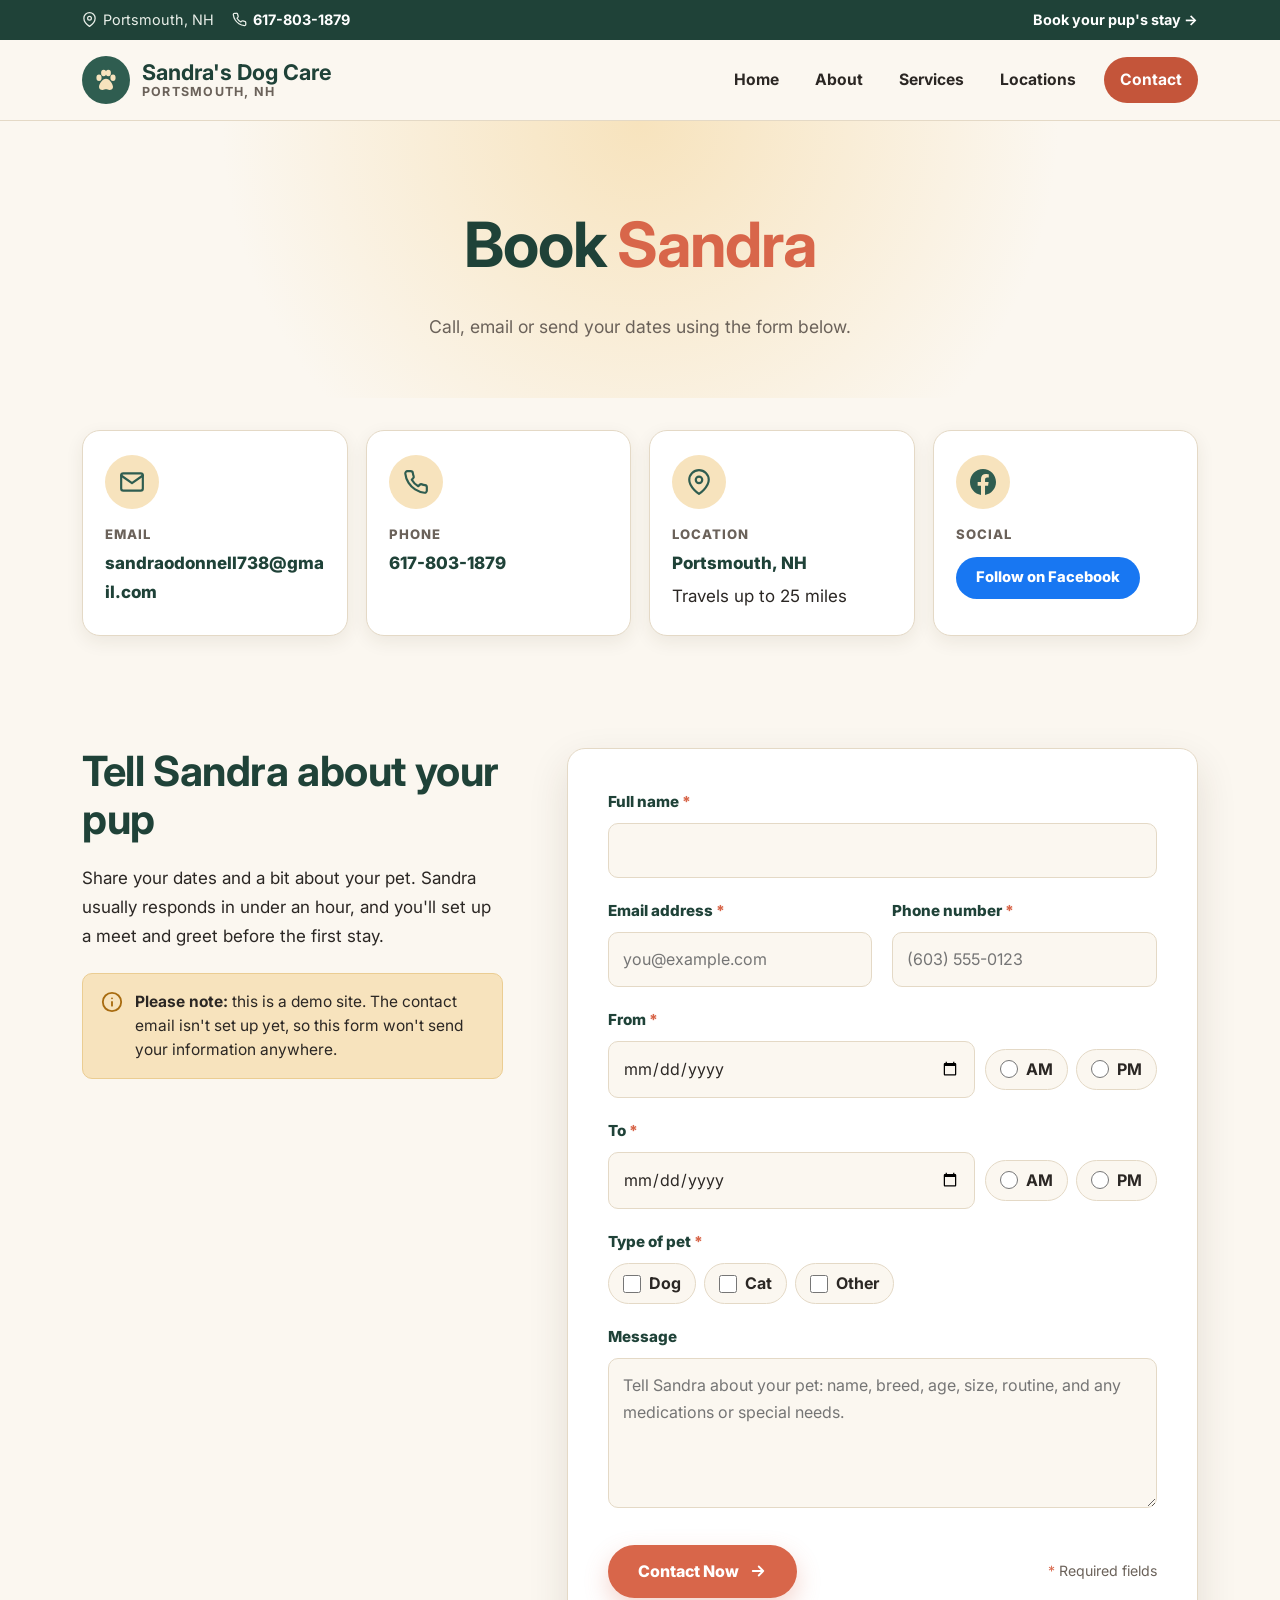
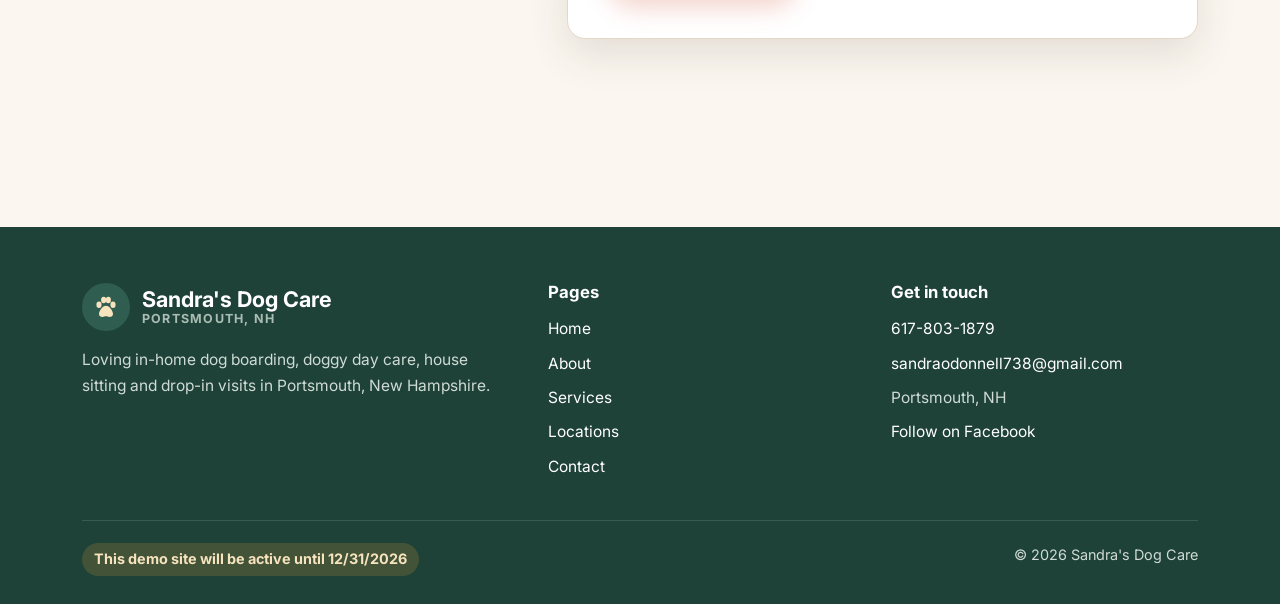
<file: contact.html>
<!DOCTYPE html>
<html lang="en">
<head>
  <meta charset="UTF-8">
  <meta name="viewport" content="width=device-width, initial-scale=1.0">
  <title>Contact &amp; Book | Sandra's Dog Care, Portsmouth, NH</title>
  <meta name="description" content="Book Sandra for dog boarding, day care, house sitting or drop-in visits in Portsmouth, NH. Call 617-803-1879 or send your dates.">
  <link rel="icon" href="data:image/svg+xml,%3Csvg xmlns='http://www.w3.org/2000/svg' viewBox='0 0 24 24' fill='%232f5d50'%3E%3Cellipse cx='6' cy='10' rx='2.2' ry='2.8'/%3E%3Cellipse cx='10' cy='6' rx='2.2' ry='2.8'/%3E%3Cellipse cx='14' cy='6' rx='2.2' ry='2.8'/%3E%3Cellipse cx='18' cy='10' rx='2.2' ry='2.8'/%3E%3Cpath d='M12 11c-3 0-6 4.5-6 7 0 1.7 1.3 2.5 3 2.5 1.2 0 2-.6 3-.6s1.8.6 3 .6c1.7 0 3-.8 3-2.5 0-2.5-3-7-6-7z'/%3E%3C/svg%3E">
  <link rel="preconnect" href="https://fonts.googleapis.com">
  <link rel="preconnect" href="https://fonts.gstatic.com" crossorigin>
  <link href="https://fonts.googleapis.com/css2?family=Inter:wght@400;500;600;700;800&display=swap" rel="stylesheet">
  <link rel="stylesheet" href="assets/css/styles.css">
</head>
<body>
  <a class="skip-link" href="#main">Skip to content</a>

  <div class="topbar">
    <div class="container">
      <div class="topbar-info">
        <span><svg viewBox="0 0 24 24" fill="none" stroke="currentColor" stroke-width="2" stroke-linecap="round" stroke-linejoin="round"><path d="M21 10c0 7-9 13-9 13s-9-6-9-13a9 9 0 0 1 18 0z"/><circle cx="12" cy="10" r="3"/></svg>Portsmouth, NH</span>
        <span class="hide-sm"><svg viewBox="0 0 24 24" fill="none" stroke="currentColor" stroke-width="2" stroke-linecap="round" stroke-linejoin="round"><path d="M22 16.92v3a2 2 0 0 1-2.18 2 19.79 19.79 0 0 1-8.63-3.07 19.5 19.5 0 0 1-6-6 19.79 19.79 0 0 1-3.07-8.67A2 2 0 0 1 4.11 2h3a2 2 0 0 1 2 1.72c.13.96.36 1.9.7 2.81a2 2 0 0 1-.45 2.11L8.09 9.91a16 16 0 0 0 6 6l1.27-1.27a2 2 0 0 1 2.11-.45c.91.34 1.85.57 2.81.7A2 2 0 0 1 22 16.92z"/></svg><a href="tel:+16178031879">617-803-1879</a></span>
      </div>
      <a href="contact.html">Book your pup's stay &rarr;</a>
    </div>
  </div>

  <header class="site-header">
    <nav class="container nav" aria-label="Main">
      <a class="brand" href="index.html" aria-label="Sandra's Dog Care home">
        <span class="brand-mark"><svg viewBox="0 0 24 24" fill="currentColor" aria-hidden="true"><ellipse cx="6" cy="10" rx="2.2" ry="2.8"/><ellipse cx="10" cy="6" rx="2.2" ry="2.8"/><ellipse cx="14" cy="6" rx="2.2" ry="2.8"/><ellipse cx="18" cy="10" rx="2.2" ry="2.8"/><path d="M12 11c-3 0-6 4.5-6 7 0 1.7 1.3 2.5 3 2.5 1.2 0 2-.6 3-.6s1.8.6 3 .6c1.7 0 3-.8 3-2.5 0-2.5-3-7-6-7z"/></svg></span>
        <span class="brand-text"><strong>Sandra's Dog Care</strong><small>Portsmouth, NH</small></span>
      </a>
      <button class="nav-toggle" type="button" aria-expanded="false" aria-controls="nav-links" aria-label="Open menu">
        <svg viewBox="0 0 24 24" fill="none" stroke="currentColor" stroke-width="2" stroke-linecap="round"><path d="M4 7h16M4 12h16M4 17h16"/></svg>
      </button>
      <ul class="nav-links" id="nav-links">
        <li><a href="index.html">Home</a></li>
        <li><a href="about.html">About</a></li>
        <li><a href="services.html">Services</a></li>
        <li><a href="locations.html">Locations</a></li>
        <li><a class="nav-cta" href="contact.html" aria-current="page">Contact</a></li>
      </ul>
    </nav>
  </header>

  <main id="main">
    <section class="page-banner">
      <div class="container">
        <h1>Book <span class="accent">Sandra</span></h1>
        <p>Call, email or send your dates using the form below.</p>
      </div>
    </section>

    <!-- Contact info -->
    <section class="section--tight" style="padding-top:clamp(16px,3vw,32px)">
      <div class="container">
        <div class="contact-cards">
          <a class="contact-card" href="mailto:sandraodonnell738@gmail.com">
            <span class="icon-circle"><svg viewBox="0 0 24 24" fill="none" stroke="currentColor" stroke-width="2" stroke-linecap="round" stroke-linejoin="round"><rect x="2" y="4" width="20" height="16" rx="2"/><path d="M22 6l-10 7L2 6"/></svg></span>
            <span class="label">Email</span>
            <span class="value">sandraodonnell738@gmail.com</span>
          </a>
          <a class="contact-card" href="tel:+16178031879">
            <span class="icon-circle"><svg viewBox="0 0 24 24" fill="none" stroke="currentColor" stroke-width="2" stroke-linecap="round" stroke-linejoin="round"><path d="M22 16.92v3a2 2 0 0 1-2.18 2 19.79 19.79 0 0 1-8.63-3.07 19.5 19.5 0 0 1-6-6 19.79 19.79 0 0 1-3.07-8.67A2 2 0 0 1 4.11 2h3a2 2 0 0 1 2 1.72c.13.96.36 1.9.7 2.81a2 2 0 0 1-.45 2.11L8.09 9.91a16 16 0 0 0 6 6l1.27-1.27a2 2 0 0 1 2.11-.45c.91.34 1.85.57 2.81.7A2 2 0 0 1 22 16.92z"/></svg></span>
            <span class="label">Phone</span>
            <span class="value">617-803-1879</span>
          </a>
          <a class="contact-card" href="locations.html">
            <span class="icon-circle"><svg viewBox="0 0 24 24" fill="none" stroke="currentColor" stroke-width="2" stroke-linecap="round" stroke-linejoin="round"><path d="M21 10c0 7-9 13-9 13s-9-6-9-13a9 9 0 0 1 18 0z"/><circle cx="12" cy="10" r="3"/></svg></span>
            <span class="label">Location</span>
            <span class="value">Portsmouth, NH</span>
            <span>Travels up to 25 miles</span>
          </a>
          <div class="contact-card">
            <span class="icon-circle"><svg viewBox="0 0 24 24" fill="currentColor" aria-hidden="true"><path d="M24 12.07C24 5.41 18.63 0 12 0S0 5.4 0 12.07C0 18.1 4.39 23.1 10.13 24v-8.44H7.08v-3.49h3.04V9.41c0-3.02 1.8-4.7 4.54-4.7 1.31 0 2.68.24 2.68.24v2.97h-1.5c-1.5 0-1.96.93-1.96 1.89v2.26h3.32l-.53 3.5h-2.8V24C19.62 23.1 24 18.1 24 12.07"/></svg></span>
            <span class="label">Social</span>
            <a class="btn btn--facebook" href="https://www.facebook.com/sandra.odonnell.927" target="_blank" rel="noopener">Follow on Facebook</a>
          </div>
        </div>
      </div>
    </section>

    <!-- Form -->
    <section class="section" style="padding-top:clamp(24px,4vw,40px)">
      <div class="container form-layout">
        <div class="form-aside">
          <h2>Tell Sandra about your pup</h2>
          <p>Share your dates and a bit about your pet. Sandra usually responds in under an hour, and you'll set up a meet and greet before the first stay.</p>
          <div class="demo-note">
            <svg viewBox="0 0 24 24" fill="none" stroke="currentColor" stroke-width="2" stroke-linecap="round" stroke-linejoin="round"><circle cx="12" cy="12" r="10"/><path d="M12 16v-4M12 8h.01"/></svg>
            <span><strong>Please note:</strong> this is a demo site. The contact email isn't set up yet, so this form won't send your information anywhere.</span>
          </div>
        </div>

        <div class="form-card">
          <form id="booking-form" novalidate>
            <div class="form-grid">
              <div class="field field--full">
                <label for="full-name">Full name <span class="req">*</span></label>
                <input id="full-name" name="full_name" type="text" autocomplete="name" required>
              </div>
              <div class="field">
                <label for="email">Email address <span class="req">*</span></label>
                <input id="email" name="email" type="email" autocomplete="email" placeholder="you@example.com" required>
              </div>
              <div class="field">
                <label for="phone">Phone number <span class="req">*</span></label>
                <input id="phone" name="phone" type="tel" autocomplete="tel" placeholder="(603) 555-0123" required>
              </div>

              <div class="field field--full">
                <fieldset>
                  <legend>From <span class="req">*</span></legend>
                  <div class="date-row">
                    <input id="from-date" name="from_date" type="date" aria-label="From date" required>
                    <div class="choice-group" role="radiogroup" aria-label="From time of day">
                      <label class="choice"><input type="radio" name="from_time" value="AM" required> AM</label>
                      <label class="choice"><input type="radio" name="from_time" value="PM"> PM</label>
                    </div>
                  </div>
                </fieldset>
              </div>

              <div class="field field--full">
                <fieldset>
                  <legend>To <span class="req">*</span></legend>
                  <div class="date-row">
                    <input id="to-date" name="to_date" type="date" aria-label="To date" required>
                    <div class="choice-group" role="radiogroup" aria-label="To time of day">
                      <label class="choice"><input type="radio" name="to_time" value="AM" required> AM</label>
                      <label class="choice"><input type="radio" name="to_time" value="PM"> PM</label>
                    </div>
                  </div>
                  <span class="field-error" id="date-error">The "To" date needs to be on or after the "From" date.</span>
                </fieldset>
              </div>

              <div class="field field--full">
                <fieldset>
                  <legend>Type of pet <span class="req">*</span></legend>
                  <div class="choice-group">
                    <label class="choice"><input type="checkbox" name="pet_type" value="Dog"> Dog</label>
                    <label class="choice"><input type="checkbox" name="pet_type" value="Cat"> Cat</label>
                    <label class="choice"><input type="checkbox" name="pet_type" value="Other"> Other</label>
                  </div>
                  <span class="field-error" id="pet-error">Please choose at least one type of pet.</span>
                </fieldset>
              </div>

              <div class="field field--full">
                <label for="message">Message</label>
                <textarea id="message" name="message" placeholder="Tell Sandra about your pet: name, breed, age, size, routine, and any medications or special needs."></textarea>
              </div>
            </div>
            <div class="form-actions">
              <button class="btn btn--primary" type="submit">
                Contact Now
                <svg viewBox="0 0 24 24" fill="none" stroke="currentColor" stroke-width="2.4" stroke-linecap="round" stroke-linejoin="round"><path d="M5 12h14M13 6l6 6-6 6"/></svg>
              </button>
              <small><span class="req">*</span> Required fields</small>
            </div>
            <div class="form-success" role="status">
              <strong>Thanks!</strong> This is a demo site, so your message wasn't sent.
            </div>
          </form>
        </div>
      </div>
    </section>
  </main>

  <footer class="site-footer">
    <div class="container">
      <div class="footer-grid">
        <div>
          <a class="brand" href="index.html" aria-label="Sandra's Dog Care home">
            <span class="brand-mark"><svg viewBox="0 0 24 24" fill="currentColor" aria-hidden="true"><ellipse cx="6" cy="10" rx="2.2" ry="2.8"/><ellipse cx="10" cy="6" rx="2.2" ry="2.8"/><ellipse cx="14" cy="6" rx="2.2" ry="2.8"/><ellipse cx="18" cy="10" rx="2.2" ry="2.8"/><path d="M12 11c-3 0-6 4.5-6 7 0 1.7 1.3 2.5 3 2.5 1.2 0 2-.6 3-.6s1.8.6 3 .6c1.7 0 3-.8 3-2.5 0-2.5-3-7-6-7z"/></svg></span>
            <span class="brand-text"><strong>Sandra's Dog Care</strong><small>Portsmouth, NH</small></span>
          </a>
          <p>Loving in-home dog boarding, doggy day care, house sitting and drop-in visits in Portsmouth, New Hampshire.</p>
        </div>
        <div>
          <h4>Pages</h4>
          <ul>
            <li><a href="index.html">Home</a></li>
            <li><a href="about.html">About</a></li>
            <li><a href="services.html">Services</a></li>
            <li><a href="locations.html">Locations</a></li>
            <li><a href="contact.html">Contact</a></li>
          </ul>
        </div>
        <div>
          <h4>Get in touch</h4>
          <ul>
            <li><a href="tel:+16178031879">617-803-1879</a></li>
            <li><a href="mailto:sandraodonnell738@gmail.com">sandraodonnell738@gmail.com</a></li>
            <li>Portsmouth, NH</li>
            <li><a href="https://www.facebook.com/sandra.odonnell.927" target="_blank" rel="noopener">Follow on Facebook</a></li>
          </ul>
        </div>
      </div>
      <div class="footer-demo">
        <span class="demo-pill">This demo site will be active until 12/31/2026</span>
        <span>&copy; <span data-year>2026</span> Sandra's Dog Care</span>
      </div>
    </div>
  </footer>

  <script src="assets/js/main.js"></script>
</body>
</html>
</file>
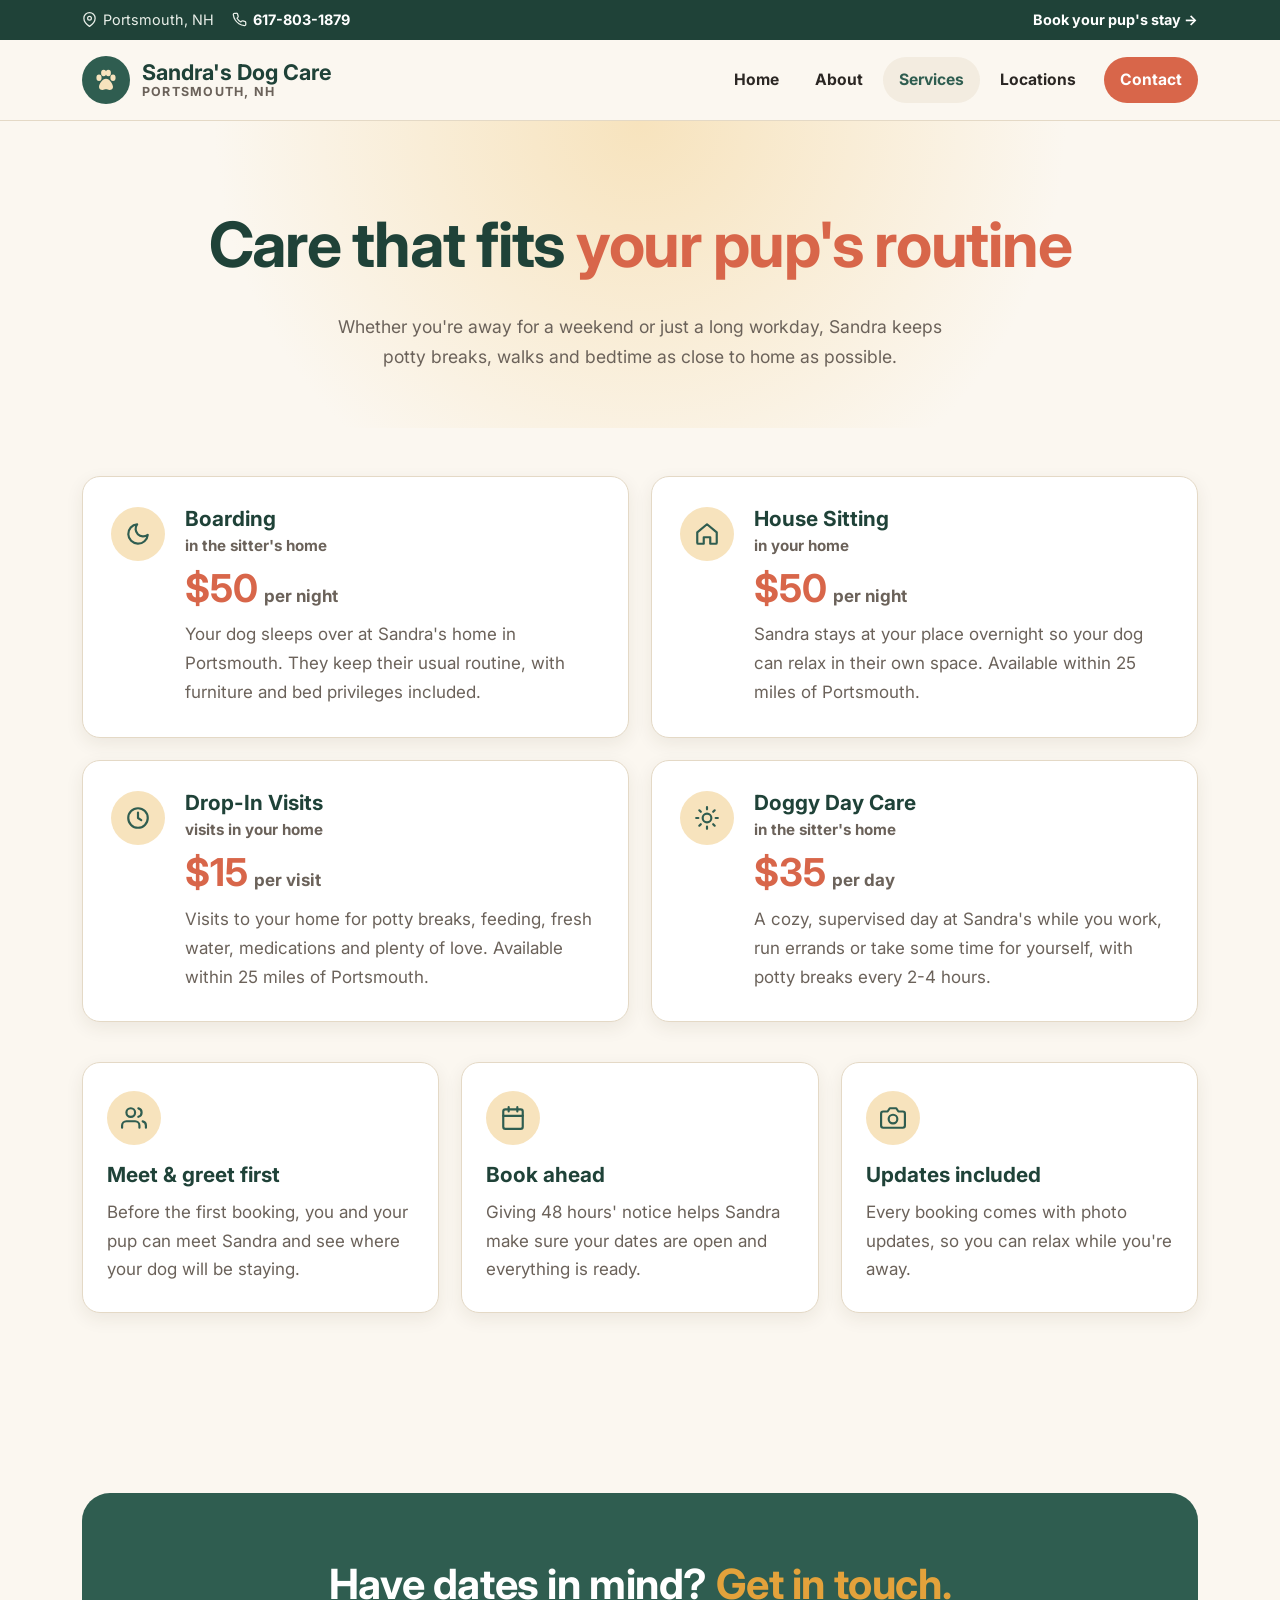
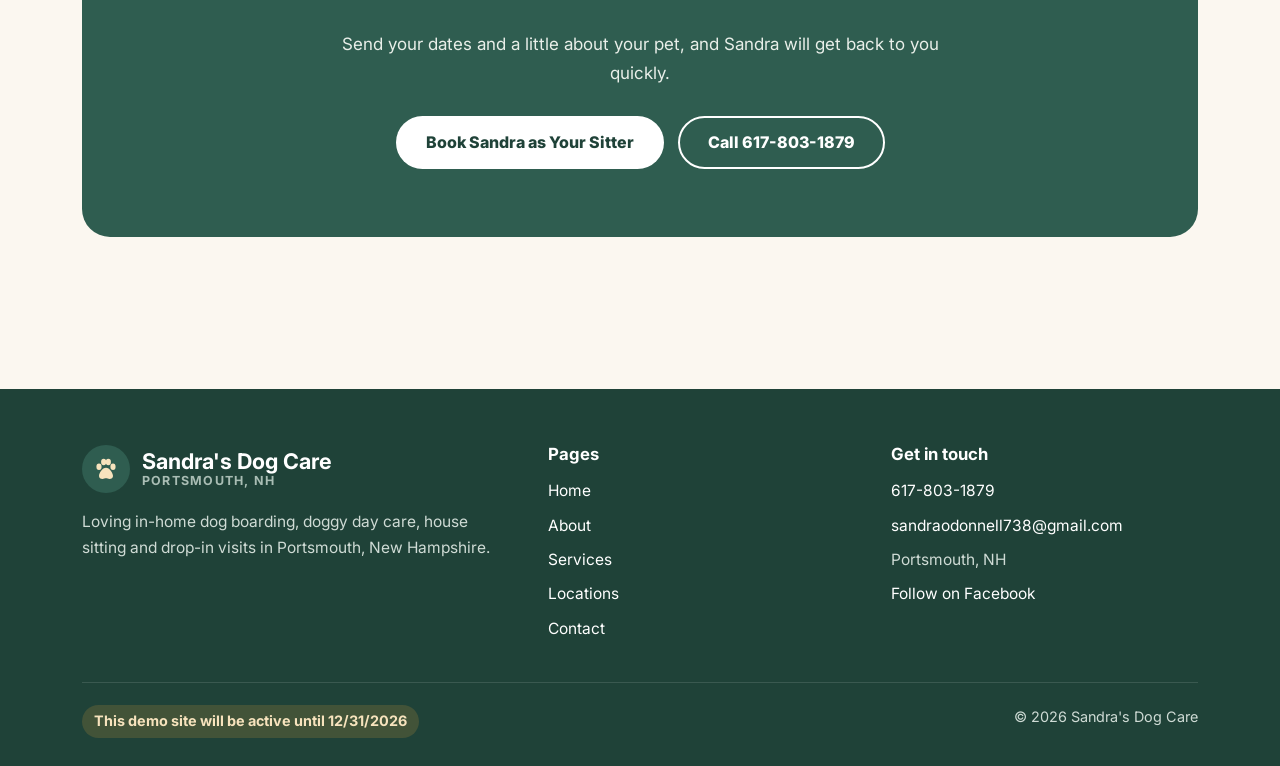
<file: services.html>
<!DOCTYPE html>
<html lang="en">
<head>
  <meta charset="UTF-8">
  <meta name="viewport" content="width=device-width, initial-scale=1.0">
  <title>Services &amp; Pricing | Sandra's Dog Care, Portsmouth, NH</title>
  <meta name="description" content="Services and pricing for dog boarding ($50/night), house sitting ($50/night), drop-in visits ($15/visit) and doggy day care ($35/day) with Sandra in Portsmouth, NH.">
  <link rel="icon" href="data:image/svg+xml,%3Csvg xmlns='http://www.w3.org/2000/svg' viewBox='0 0 24 24' fill='%232f5d50'%3E%3Cellipse cx='6' cy='10' rx='2.2' ry='2.8'/%3E%3Cellipse cx='10' cy='6' rx='2.2' ry='2.8'/%3E%3Cellipse cx='14' cy='6' rx='2.2' ry='2.8'/%3E%3Cellipse cx='18' cy='10' rx='2.2' ry='2.8'/%3E%3Cpath d='M12 11c-3 0-6 4.5-6 7 0 1.7 1.3 2.5 3 2.5 1.2 0 2-.6 3-.6s1.8.6 3 .6c1.7 0 3-.8 3-2.5 0-2.5-3-7-6-7z'/%3E%3C/svg%3E">
  <link rel="preconnect" href="https://fonts.googleapis.com">
  <link rel="preconnect" href="https://fonts.gstatic.com" crossorigin>
  <link href="https://fonts.googleapis.com/css2?family=Inter:wght@400;500;600;700;800&display=swap" rel="stylesheet">
  <link rel="stylesheet" href="assets/css/styles.css">
</head>
<body>
  <a class="skip-link" href="#main">Skip to content</a>

  <div class="topbar">
    <div class="container">
      <div class="topbar-info">
        <span><svg viewBox="0 0 24 24" fill="none" stroke="currentColor" stroke-width="2" stroke-linecap="round" stroke-linejoin="round"><path d="M21 10c0 7-9 13-9 13s-9-6-9-13a9 9 0 0 1 18 0z"/><circle cx="12" cy="10" r="3"/></svg>Portsmouth, NH</span>
        <span class="hide-sm"><svg viewBox="0 0 24 24" fill="none" stroke="currentColor" stroke-width="2" stroke-linecap="round" stroke-linejoin="round"><path d="M22 16.92v3a2 2 0 0 1-2.18 2 19.79 19.79 0 0 1-8.63-3.07 19.5 19.5 0 0 1-6-6 19.79 19.79 0 0 1-3.07-8.67A2 2 0 0 1 4.11 2h3a2 2 0 0 1 2 1.72c.13.96.36 1.9.7 2.81a2 2 0 0 1-.45 2.11L8.09 9.91a16 16 0 0 0 6 6l1.27-1.27a2 2 0 0 1 2.11-.45c.91.34 1.85.57 2.81.7A2 2 0 0 1 22 16.92z"/></svg><a href="tel:+16178031879">617-803-1879</a></span>
      </div>
      <a href="contact.html">Book your pup's stay &rarr;</a>
    </div>
  </div>

  <header class="site-header">
    <nav class="container nav" aria-label="Main">
      <a class="brand" href="index.html" aria-label="Sandra's Dog Care home">
        <span class="brand-mark"><svg viewBox="0 0 24 24" fill="currentColor" aria-hidden="true"><ellipse cx="6" cy="10" rx="2.2" ry="2.8"/><ellipse cx="10" cy="6" rx="2.2" ry="2.8"/><ellipse cx="14" cy="6" rx="2.2" ry="2.8"/><ellipse cx="18" cy="10" rx="2.2" ry="2.8"/><path d="M12 11c-3 0-6 4.5-6 7 0 1.7 1.3 2.5 3 2.5 1.2 0 2-.6 3-.6s1.8.6 3 .6c1.7 0 3-.8 3-2.5 0-2.5-3-7-6-7z"/></svg></span>
        <span class="brand-text"><strong>Sandra's Dog Care</strong><small>Portsmouth, NH</small></span>
      </a>
      <button class="nav-toggle" type="button" aria-expanded="false" aria-controls="nav-links" aria-label="Open menu">
        <svg viewBox="0 0 24 24" fill="none" stroke="currentColor" stroke-width="2" stroke-linecap="round"><path d="M4 7h16M4 12h16M4 17h16"/></svg>
      </button>
      <ul class="nav-links" id="nav-links">
        <li><a href="index.html">Home</a></li>
        <li><a href="about.html">About</a></li>
        <li><a href="services.html" aria-current="page">Services</a></li>
        <li><a href="locations.html">Locations</a></li>
        <li><a class="nav-cta" href="contact.html">Contact</a></li>
      </ul>
    </nav>
  </header>

  <main id="main">
    <section class="page-banner">
      <div class="container">
        <h1>Care that fits <span class="accent">your pup's routine</span></h1>
        <p>Whether you're away for a weekend or just a long workday, Sandra keeps potty breaks, walks and bedtime as close to home as possible.</p>
      </div>
    </section>

    <section class="section" style="padding-top:clamp(24px,4vw,48px)">
      <div class="container">
        <div class="rate-grid">
          <article class="rate-card">
            <div class="icon-circle"><svg viewBox="0 0 24 24" fill="none" stroke="currentColor" stroke-width="2" stroke-linecap="round" stroke-linejoin="round"><path d="M21 12.8A9 9 0 1 1 11.2 3a7 7 0 0 0 9.8 9.8z"/></svg></div>
            <div>
              <h3>Boarding</h3>
              <span class="rate-where">in the sitter's home</span>
              <div class="rate-price"><strong>$50</strong><span>per night</span></div>
              <p>Your dog sleeps over at Sandra's home in Portsmouth. They keep their usual routine, with furniture and bed privileges included.</p>
            </div>
          </article>
          <article class="rate-card">
            <div class="icon-circle"><svg viewBox="0 0 24 24" fill="none" stroke="currentColor" stroke-width="2" stroke-linecap="round" stroke-linejoin="round"><path d="M3 10.5L12 3l9 7.5V20a1 1 0 0 1-1 1h-5v-6h-6v6H4a1 1 0 0 1-1-1z"/></svg></div>
            <div>
              <h3>House Sitting</h3>
              <span class="rate-where">in your home</span>
              <div class="rate-price"><strong>$50</strong><span>per night</span></div>
              <p>Sandra stays at your place overnight so your dog can relax in their own space. Available within 25 miles of Portsmouth.</p>
            </div>
          </article>
          <article class="rate-card">
            <div class="icon-circle"><svg viewBox="0 0 24 24" fill="none" stroke="currentColor" stroke-width="2" stroke-linecap="round" stroke-linejoin="round"><circle cx="12" cy="12" r="9"/><path d="M12 7v5l3 2"/></svg></div>
            <div>
              <h3>Drop-In Visits</h3>
              <span class="rate-where">visits in your home</span>
              <div class="rate-price"><strong>$15</strong><span>per visit</span></div>
              <p>Visits to your home for potty breaks, feeding, fresh water, medications and plenty of love. Available within 25 miles of Portsmouth.</p>
            </div>
          </article>
          <article class="rate-card">
            <div class="icon-circle"><svg viewBox="0 0 24 24" fill="none" stroke="currentColor" stroke-width="2" stroke-linecap="round" stroke-linejoin="round"><circle cx="12" cy="12" r="4"/><path d="M12 2v2M12 20v2M4.9 4.9l1.4 1.4M17.7 17.7l1.4 1.4M2 12h2M20 12h2M4.9 19.1l1.4-1.4M17.7 6.3l1.4-1.4"/></svg></div>
            <div>
              <h3>Doggy Day Care</h3>
              <span class="rate-where">in the sitter's home</span>
              <div class="rate-price"><strong>$35</strong><span>per day</span></div>
              <p>A cozy, supervised day at Sandra's while you work, run errands or take some time for yourself, with potty breaks every 2-4 hours.</p>
            </div>
          </article>
        </div>

        <div class="rate-notes">
          <article class="card">
            <div class="icon-circle"><svg viewBox="0 0 24 24" fill="none" stroke="currentColor" stroke-width="2" stroke-linecap="round" stroke-linejoin="round"><path d="M17 21v-2a4 4 0 0 0-4-4H5a4 4 0 0 0-4 4v2"/><circle cx="9" cy="7" r="4"/><path d="M23 21v-2a4 4 0 0 0-3-3.87M16 3.13a4 4 0 0 1 0 7.75"/></svg></div>
            <h3>Meet &amp; greet first</h3>
            <p>Before the first booking, you and your pup can meet Sandra and see where your dog will be staying.</p>
          </article>
          <article class="card">
            <div class="icon-circle"><svg viewBox="0 0 24 24" fill="none" stroke="currentColor" stroke-width="2" stroke-linecap="round" stroke-linejoin="round"><rect x="3" y="4" width="18" height="18" rx="2"/><path d="M16 2v4M8 2v4M3 10h18"/></svg></div>
            <h3>Book ahead</h3>
            <p>Giving 48 hours' notice helps Sandra make sure your dates are open and everything is ready.</p>
          </article>
          <article class="card">
            <div class="icon-circle"><svg viewBox="0 0 24 24" fill="none" stroke="currentColor" stroke-width="2" stroke-linecap="round" stroke-linejoin="round"><path d="M23 19a2 2 0 0 1-2 2H3a2 2 0 0 1-2-2V8a2 2 0 0 1 2-2h4l2-3h6l2 3h4a2 2 0 0 1 2 2z"/><circle cx="12" cy="13" r="4"/></svg></div>
            <h3>Updates included</h3>
            <p>Every booking comes with photo updates, so you can relax while you're away.</p>
          </article>
        </div>
      </div>
    </section>

    <!-- CTA -->
    <section class="section--tight">
      <div class="container">
        <div class="cta-band">
          <h2>Have dates in mind? <span class="accent">Get in touch.</span></h2>
          <p>Send your dates and a little about your pet, and Sandra will get back to you quickly.</p>
          <div class="btn-row">
            <a class="btn btn--light" href="contact.html">Book Sandra as Your Sitter</a>
            <a class="btn btn--outline" href="tel:+16178031879">Call 617-803-1879</a>
          </div>
        </div>
      </div>
    </section>
  </main>

  <footer class="site-footer">
    <div class="container">
      <div class="footer-grid">
        <div>
          <a class="brand" href="index.html" aria-label="Sandra's Dog Care home">
            <span class="brand-mark"><svg viewBox="0 0 24 24" fill="currentColor" aria-hidden="true"><ellipse cx="6" cy="10" rx="2.2" ry="2.8"/><ellipse cx="10" cy="6" rx="2.2" ry="2.8"/><ellipse cx="14" cy="6" rx="2.2" ry="2.8"/><ellipse cx="18" cy="10" rx="2.2" ry="2.8"/><path d="M12 11c-3 0-6 4.5-6 7 0 1.7 1.3 2.5 3 2.5 1.2 0 2-.6 3-.6s1.8.6 3 .6c1.7 0 3-.8 3-2.5 0-2.5-3-7-6-7z"/></svg></span>
            <span class="brand-text"><strong>Sandra's Dog Care</strong><small>Portsmouth, NH</small></span>
          </a>
          <p>Loving in-home dog boarding, doggy day care, house sitting and drop-in visits in Portsmouth, New Hampshire.</p>
        </div>
        <div>
          <h4>Pages</h4>
          <ul>
            <li><a href="index.html">Home</a></li>
            <li><a href="about.html">About</a></li>
            <li><a href="services.html">Services</a></li>
            <li><a href="locations.html">Locations</a></li>
            <li><a href="contact.html">Contact</a></li>
          </ul>
        </div>
        <div>
          <h4>Get in touch</h4>
          <ul>
            <li><a href="tel:+16178031879">617-803-1879</a></li>
            <li><a href="mailto:sandraodonnell738@gmail.com">sandraodonnell738@gmail.com</a></li>
            <li>Portsmouth, NH</li>
            <li><a href="https://www.facebook.com/sandra.odonnell.927" target="_blank" rel="noopener">Follow on Facebook</a></li>
          </ul>
        </div>
      </div>
      <div class="footer-demo">
        <span class="demo-pill">This demo site will be active until 12/31/2026</span>
        <span>&copy; <span data-year>2026</span> Sandra's Dog Care</span>
      </div>
    </div>
  </footer>

  <script src="assets/js/main.js"></script>
</body>
</html>
</file>
<file: assets/css/styles.css>
/* ==========================================================
   Sandra's Dog Care — demo site
   Warm cream · forest green · honey accents · Inter
   ========================================================== */

:root {
  --bg: #fbf7f0;
  --surface: #f3ece0;
  --card: #ffffff;
  --line: #e4d9c6;
  --forest: #2f5d50;
  --forest-deep: #1f4238;
  --honey: #e3a23b;
  --honey-soft: #f7e3bd;
  --coral: #d8664a;
  --text: #2b2724;
  --muted: #6b625a;
  --radius: 18px;
  --radius-sm: 10px;
  --max: 1180px;
  --gutter: clamp(16px, 4vw, 32px);
  --shadow: 0 16px 40px rgba(60, 45, 25, 0.12);
  --shadow-sm: 0 6px 18px rgba(60, 45, 25, 0.08);
}

*,
*::before,
*::after {
  box-sizing: border-box;
}

html {
  scroll-behavior: smooth;
}

body {
  margin: 0;
  background: var(--bg);
  color: var(--text);
  font-family: "Inter", system-ui, -apple-system, "Segoe UI", Arial, sans-serif;
  font-size: 17px;
  line-height: 1.7;
  -webkit-font-smoothing: antialiased;
  overflow-x: hidden;
}

img {
  max-width: 100%;
  height: auto;
  display: block;
}

a {
  color: var(--forest);
  text-decoration-thickness: 1px;
  text-underline-offset: 3px;
}

a:hover {
  color: var(--coral);
}

h1,
h2,
h3,
h4 {
  font-family: "Inter", system-ui, sans-serif;
  line-height: 1.15;
  margin: 0 0 0.5em;
  color: var(--forest-deep);
}

h1 {
  font-size: clamp(2.3rem, 5.4vw, 3.9rem);
  font-weight: 700;
  letter-spacing: -0.02em;
}

h2 {
  font-size: clamp(1.8rem, 3.6vw, 2.6rem);
  font-weight: 700;
  letter-spacing: -0.01em;
}

h3 {
  font-size: 1.3rem;
  font-weight: 700;
}

p {
  margin: 0 0 1em;
}

.container {
  width: 100%;
  max-width: var(--max);
  margin: 0 auto;
  padding: 0 var(--gutter);
}

.section {
  padding: clamp(64px, 9vw, 108px) 0;
}

.section--tight {
  padding: clamp(44px, 6vw, 72px) 0;
}

.section--surface {
  background: var(--surface);
}

.section-head {
  max-width: 720px;
  margin: 0 auto clamp(36px, 5vw, 56px);
  text-align: center;
}

.section-head p {
  color: var(--muted);
  font-size: 1.08rem;
}

.accent {
  color: var(--coral);
}

.skip-link {
  position: absolute;
  left: -999px;
  top: 8px;
  background: var(--forest);
  color: #fff;
  padding: 8px 14px;
  border-radius: var(--radius-sm);
  z-index: 200;
}

.skip-link:focus {
  left: 8px;
}

:focus-visible {
  outline: 3px solid var(--honey);
  outline-offset: 3px;
}

/* ---------- Buttons ---------- */

.btn {
  display: inline-flex;
  align-items: center;
  justify-content: center;
  gap: 10px;
  padding: 15px 28px;
  border-radius: 999px;
  font-weight: 800;
  font-size: 1rem;
  border: 2px solid transparent;
  cursor: pointer;
  text-decoration: none;
  transition: transform 0.15s ease, background 0.2s ease, color 0.2s ease, border-color 0.2s ease;
  font-family: inherit;
  line-height: 1.2;
}

.btn svg {
  width: 18px;
  height: 18px;
  flex: none;
}

.btn:hover {
  transform: translateY(-2px);
}

.btn--primary {
  background: var(--coral);
  color: #fff;
  box-shadow: 0 10px 24px rgba(216, 102, 74, 0.28);
}

.btn--primary:hover {
  background: #c4553a;
  color: #fff;
}

.btn--outline {
  border-color: var(--forest);
  color: var(--forest);
  background: transparent;
}

.btn--outline:hover {
  background: var(--forest);
  color: #fff;
}

.btn--light {
  background: #fff;
  color: var(--forest-deep);
}

.btn--light:hover {
  background: var(--honey-soft);
  color: var(--forest-deep);
}

.btn--facebook {
  background: #1877f2;
  color: #fff;
}

.btn--facebook:hover {
  background: #3b8cf5;
  color: #fff;
}

.btn-row {
  display: flex;
  flex-wrap: wrap;
  gap: 14px;
}

/* ---------- Top bar + header ---------- */

.topbar {
  background: var(--forest-deep);
  color: #e9efe9;
  font-size: 0.9rem;
}

.topbar .container {
  display: flex;
  align-items: center;
  justify-content: space-between;
  gap: 12px;
  min-height: 40px;
}

.topbar a {
  color: #fff;
  text-decoration: none;
  font-weight: 700;
}

.topbar a:hover {
  color: var(--honey);
}

.topbar-info {
  display: flex;
  gap: 18px;
  flex-wrap: wrap;
}

.topbar-info span {
  display: inline-flex;
  align-items: center;
  gap: 6px;
}

.topbar svg {
  width: 15px;
  height: 15px;
}

.site-header {
  position: sticky;
  top: 0;
  z-index: 100;
  background: rgba(251, 247, 240, 0.95);
  backdrop-filter: blur(10px);
  border-bottom: 1px solid var(--line);
}

.nav {
  position: relative;
  display: flex;
  align-items: center;
  justify-content: space-between;
  gap: 20px;
  min-height: 80px;
}

.brand {
  display: flex;
  align-items: center;
  gap: 12px;
  text-decoration: none;
  color: var(--forest-deep);
}

.brand-mark {
  display: grid;
  place-items: center;
  width: 48px;
  height: 48px;
  border-radius: 50%;
  background: var(--forest);
  color: var(--honey-soft);
  flex: none;
}

.brand-mark svg {
  width: 28px;
  height: 28px;
}

.brand-text {
  display: flex;
  flex-direction: column;
  line-height: 1.1;
}

.brand-text strong {
  font-family: "Inter", system-ui, sans-serif;
  font-size: 1.35rem;
  font-weight: 700;
}

.brand-text small {
  font-size: 0.78rem;
  font-weight: 700;
  letter-spacing: 0.1em;
  text-transform: uppercase;
  color: var(--muted);
}

.nav-links {
  display: flex;
  align-items: center;
  gap: 4px;
  list-style: none;
  margin: 0;
  padding: 0;
}

.nav-links a {
  display: block;
  padding: 10px 16px;
  border-radius: 999px;
  color: var(--text);
  font-weight: 700;
  font-size: 0.98rem;
  text-decoration: none;
}

.nav-links a:hover {
  color: var(--forest);
  background: var(--surface);
}

.nav-links a[aria-current="page"] {
  color: var(--forest);
  background: var(--surface);
}

.nav-links .nav-cta {
  margin-left: 8px;
  background: var(--coral);
  color: #fff;
}

.nav-links .nav-cta:hover,
.nav-links .nav-cta[aria-current="page"] {
  background: #c4553a;
  color: #fff;
}

.nav-toggle {
  display: none;
  background: none;
  border: 1px solid var(--line);
  color: var(--forest-deep);
  width: 46px;
  height: 46px;
  border-radius: 10px;
  cursor: pointer;
  align-items: center;
  justify-content: center;
}

.nav-toggle svg {
  width: 24px;
  height: 24px;
}

@media (max-width: 860px) {
  .nav-toggle {
    display: inline-flex;
  }

  .nav {
    min-height: 70px;
  }

  .brand-mark {
    width: 42px;
    height: 42px;
  }

  .brand-text strong {
    font-size: 1.15rem;
  }

  .nav-links {
    position: absolute;
    top: 100%;
    left: calc(var(--gutter) * -1);
    right: calc(var(--gutter) * -1);
    flex-direction: column;
    align-items: stretch;
    gap: 4px;
    padding: 12px var(--gutter) 20px;
    background: var(--bg);
    border-bottom: 1px solid var(--line);
    box-shadow: var(--shadow-sm);
    display: none;
  }

  .nav-links.is-open {
    display: flex;
  }

  .nav-links a {
    padding: 14px 16px;
    border-radius: 10px;
  }

  .nav-links .nav-cta {
    margin: 6px 0 0;
    text-align: center;
  }
}

@media (max-width: 560px) {
  .topbar-info .hide-sm {
    display: none;
  }
}

/* ---------- Hero ---------- */

.hero {
  padding: clamp(48px, 7vw, 96px) 0 clamp(56px, 8vw, 104px);
  background:
    radial-gradient(circle at 85% 20%, var(--honey-soft) 0, transparent 45%),
    var(--bg);
}

.hero-grid {
  display: grid;
  grid-template-columns: 1.1fr 0.9fr;
  gap: clamp(36px, 6vw, 72px);
  align-items: center;
}

.hero-lead {
  font-size: clamp(1.08rem, 1.6vw, 1.22rem);
  color: var(--muted);
  max-width: 560px;
  margin-bottom: 28px;
}


.hero-photo {
  position: relative;
  margin: 0;
  max-width: 500px;
  justify-self: end;
  width: 100%;
}

.hero-photo img {
  width: 100%;
  aspect-ratio: 1 / 1;
  object-fit: cover;
  object-position: center 88%;
  border-radius: 200px 200px var(--radius) var(--radius);
  box-shadow: var(--shadow);
}


.stars {
  display: inline-flex;
  gap: 2px;
  color: var(--honey);
}

.stars svg {
  width: 16px;
  height: 16px;
}

@media (max-width: 860px) {
  .hero-grid {
    grid-template-columns: 1fr;
  }

  .hero-photo {
    max-width: 440px;
    margin: 0 auto;
    width: 100%;
  }
}

/* ---------- Split (photo + text) ---------- */

.split {
  display: grid;
  grid-template-columns: 0.9fr 1.1fr;
  gap: clamp(32px, 6vw, 72px);
  align-items: center;
}

.split--reverse .split-media {
  order: 2;
}

.split-media {
  max-width: 480px;
  width: 100%;
  justify-self: center;
}

.split-media img {
  width: 100%;
  aspect-ratio: 1 / 1;
  object-fit: cover;
  border-radius: var(--radius);
  box-shadow: var(--shadow);
}

.split-media--tall img {
  aspect-ratio: 4 / 5;
}

.split-media--stack {
  position: relative;
  padding-bottom: 18%;
}

.split-media--stack img:last-child {
  position: absolute;
  right: -4%;
  bottom: 0;
  width: 52%;
  aspect-ratio: 1 / 1;
  border: 6px solid var(--bg);
}

.split-text .btn-row {
  margin-top: 26px;
}

@media (max-width: 860px) {
  .split {
    grid-template-columns: 1fr;
  }

  .split--reverse .split-media {
    order: 0;
  }

  .split-media {
    max-width: 480px;
    width: 100%;
    margin: 0 auto;
  }

  .split-media--stack img:last-child {
    right: 0;
  }
}

/* ---------- Service / highlight cards ---------- */

.card-grid {
  display: grid;
  grid-template-columns: repeat(4, 1fr);
  gap: 22px;
}

.card-grid--3 {
  grid-template-columns: repeat(3, 1fr);
}

.card-grid--2 {
  grid-template-columns: repeat(2, 1fr);
}

.card {
  background: var(--card);
  border: 1px solid var(--line);
  border-radius: var(--radius);
  padding: 28px 24px;
  box-shadow: var(--shadow-sm);
}

.card p {
  color: var(--muted);
  margin: 0;
}

.icon-circle {
  display: grid;
  place-items: center;
  width: 54px;
  height: 54px;
  margin-bottom: 18px;
  border-radius: 50%;
  background: var(--honey-soft);
  color: var(--forest);
}

.icon-circle svg {
  width: 26px;
  height: 26px;
}


@media (max-width: 1000px) {
  .card-grid {
    grid-template-columns: repeat(2, 1fr);
  }
}

@media (max-width: 760px) {
  .card-grid--2,
  .card-grid--3 {
    grid-template-columns: 1fr;
  }
}

@media (max-width: 560px) {
  .card-grid {
    grid-template-columns: 1fr;
  }
}

/* ---------- Photo strip ---------- */

.photo-strip {
  display: grid;
  grid-template-columns: repeat(3, 1fr);
  gap: 18px;
}

.photo-strip figure {
  margin: 0;
}

.photo-strip img {
  width: 100%;
  aspect-ratio: 1 / 1;
  object-fit: cover;
  border-radius: var(--radius);
}

.photo-strip figcaption {
  margin-top: 10px;
  color: var(--muted);
  font-size: 0.95rem;
  text-align: center;
}

@media (max-width: 700px) {
  .photo-strip {
    grid-template-columns: 1fr;
    max-width: 420px;
    margin: 0 auto;
  }
}

/* ---------- Testimonials ---------- */

.review-summary {
  display: inline-flex;
  align-items: center;
  gap: 10px;
  margin-top: 6px;
  padding: 8px 16px;
  background: var(--card);
  border: 1px solid var(--line);
  border-radius: 999px;
  font-weight: 800;
  color: var(--forest-deep);
}

.reviews {
  columns: 3 300px;
  column-gap: 22px;
}

.review {
  break-inside: avoid;
  margin: 0 0 22px;
  padding: 26px 24px;
  background: var(--card);
  border: 1px solid var(--line);
  border-radius: var(--radius);
  box-shadow: var(--shadow-sm);
}

.review blockquote {
  margin: 12px 0 18px;
  font-size: 1.02rem;
}

.review figcaption {
  display: flex;
  align-items: center;
  gap: 12px;
  line-height: 1.3;
}

.review figcaption small {
  display: block;
  color: var(--muted);
}

.avatar {
  display: grid;
  place-items: center;
  width: 42px;
  height: 42px;
  flex: none;
  border-radius: 50%;
  background: var(--forest);
  color: #fff;
  font-weight: 800;
  font-size: 0.9rem;
}

/* ---------- CTA band ---------- */

.cta-band {
  position: relative;
  overflow: hidden;
  padding: clamp(40px, 6vw, 68px) clamp(24px, 5vw, 64px);
  border-radius: 28px;
  background: var(--forest);
  color: #e9efe9;
  text-align: center;
}

.cta-band h2 {
  color: #fff;
}

.cta-band .accent {
  color: var(--honey);
}

.cta-band p {
  max-width: 600px;
  margin: 0 auto 28px;
}

.cta-band .btn-row {
  justify-content: center;
}

.cta-band .btn--outline {
  border-color: #fff;
  color: #fff;
}

.cta-band .btn--outline:hover {
  background: #fff;
  color: var(--forest-deep);
}

.cta-paw {
  position: absolute;
  width: 180px;
  height: 180px;
  color: rgba(255, 255, 255, 0.06);
  pointer-events: none;
}

.cta-paw--a {
  top: -30px;
  left: -30px;
  transform: rotate(-20deg);
}

.cta-paw--b {
  bottom: -40px;
  right: -20px;
  transform: rotate(25deg);
}

/* ---------- Page banner ---------- */

.page-banner {
  padding: clamp(48px, 7vw, 88px) 0 clamp(36px, 5vw, 56px);
  text-align: center;
  background:
    radial-gradient(circle at 50% 0, var(--honey-soft) 0, transparent 60%),
    var(--bg);
}

.page-banner p {
  max-width: 640px;
  margin: 0 auto;
  color: var(--muted);
  font-size: 1.1rem;
}

/* ---------- About page lists ---------- */

.check-list {
  list-style: none;
  margin: 24px 0 0;
  padding: 0;
  display: grid;
  grid-template-columns: repeat(2, 1fr);
  gap: 10px 20px;
}

.check-list li {
  display: flex;
  gap: 10px;
  align-items: flex-start;
  line-height: 1.45;
  font-weight: 600;
}

.check-list svg {
  width: 20px;
  height: 20px;
  margin-top: 2px;
  flex: none;
  color: var(--forest);
}

@media (max-width: 560px) {
  .check-list {
    grid-template-columns: 1fr;
  }
}

.chip-list {
  list-style: none;
  margin: 24px 0 0;
  padding: 0;
  display: flex;
  flex-wrap: wrap;
  gap: 10px;
}

.chip-list li {
  display: inline-flex;
  align-items: center;
  gap: 8px;
  padding: 8px 14px;
  background: var(--card);
  border: 1px solid var(--line);
  border-radius: 999px;
  font-weight: 700;
  font-size: 0.95rem;
}

.chip-list svg {
  width: 16px;
  height: 16px;
  color: var(--coral);
}

/* ---------- Rates ---------- */

.rate-grid {
  display: grid;
  grid-template-columns: repeat(2, 1fr);
  gap: 22px;
}

.rate-card {
  display: flex;
  gap: 20px;
  align-items: flex-start;
  padding: 30px 28px;
  background: var(--card);
  border: 1px solid var(--line);
  border-radius: var(--radius);
  box-shadow: var(--shadow-sm);
}

.rate-card .icon-circle {
  margin: 0;
  flex: none;
}

.rate-card h3 {
  margin-bottom: 2px;
}

.rate-where {
  display: block;
  margin-bottom: 10px;
  color: var(--muted);
  font-weight: 700;
  font-size: 0.95rem;
}

.rate-price {
  display: flex;
  align-items: baseline;
  gap: 6px;
  margin-bottom: 10px;
}

.rate-price strong {
  font-family: "Inter", system-ui, sans-serif;
  font-size: 2.4rem;
  line-height: 1;
  color: var(--coral);
}

.rate-price span {
  color: var(--muted);
  font-weight: 700;
}

.rate-card p {
  margin: 0;
  color: var(--muted);
}

.rate-notes {
  display: grid;
  grid-template-columns: repeat(3, 1fr);
  gap: 22px;
  margin-top: 40px;
}

@media (max-width: 860px) {
  .rate-grid,
  .rate-notes {
    grid-template-columns: 1fr;
  }
}

@media (max-width: 420px) {
  .rate-card {
    flex-direction: column;
  }
}

/* ---------- Contact ---------- */

.contact-cards {
  display: grid;
  grid-template-columns: repeat(4, 1fr);
  gap: 18px;
}

.contact-card {
  display: flex;
  flex-direction: column;
  align-items: flex-start;
  gap: 4px;
  padding: 24px 22px;
  background: var(--card);
  border: 1px solid var(--line);
  border-radius: var(--radius);
  color: var(--text);
  text-decoration: none;
  box-shadow: var(--shadow-sm);
  min-width: 0;
}

.contact-card .icon-circle {
  margin-bottom: 10px;
}

.contact-card .label {
  font-size: 0.82rem;
  font-weight: 800;
  letter-spacing: 0.08em;
  text-transform: uppercase;
  color: var(--muted);
}

.contact-card .value {
  font-weight: 800;
  color: var(--forest-deep);
  overflow-wrap: anywhere;
}

a.contact-card:hover .value {
  color: var(--coral);
}

.contact-card .btn {
  margin-top: 8px;
  padding: 10px 18px;
  font-size: 0.92rem;
}

@media (max-width: 1000px) {
  .contact-cards {
    grid-template-columns: repeat(2, 1fr);
  }
}

@media (max-width: 520px) {
  .contact-cards {
    grid-template-columns: 1fr;
  }
}

.demo-note {
  display: flex;
  gap: 12px;
  align-items: flex-start;
  margin-top: 22px;
  padding: 16px 18px;
  background: var(--honey-soft);
  border: 1px solid #ebcd92;
  border-radius: var(--radius-sm);
  font-size: 0.97rem;
  line-height: 1.55;
}

.demo-note svg {
  width: 22px;
  height: 22px;
  flex: none;
  color: #a86b0f;
  margin-top: 1px;
}

.form-layout {
  display: grid;
  grid-template-columns: 0.8fr 1.2fr;
  gap: clamp(32px, 5vw, 64px);
  align-items: start;
}

@media (max-width: 900px) {
  .form-layout {
    grid-template-columns: 1fr;
  }
}

.form-card {
  padding: clamp(24px, 4vw, 40px);
  background: var(--card);
  border: 1px solid var(--line);
  border-radius: var(--radius);
  box-shadow: var(--shadow);
}

.form-grid {
  display: grid;
  grid-template-columns: repeat(2, 1fr);
  gap: 20px;
}

.field--full {
  grid-column: 1 / -1;
}

@media (max-width: 560px) {
  .form-grid {
    grid-template-columns: 1fr;
  }
}

.field label,
.field legend {
  display: block;
  margin-bottom: 8px;
  font-weight: 800;
  font-size: 0.95rem;
  color: var(--forest-deep);
  padding: 0;
}

.field fieldset {
  margin: 0;
  padding: 0;
  border: 0;
  min-width: 0;
}

.req {
  color: var(--coral);
}

.field input[type="text"],
.field input[type="email"],
.field input[type="tel"],
.field input[type="date"],
.field textarea {
  width: 100%;
  padding: 13px 14px;
  font: inherit;
  font-size: 1rem;
  color: var(--text);
  background: var(--bg);
  border: 1.5px solid var(--line);
  border-radius: var(--radius-sm);
  transition: border-color 0.2s ease, box-shadow 0.2s ease;
}

.field input:focus,
.field textarea:focus {
  outline: none;
  border-color: var(--forest);
  box-shadow: 0 0 0 3px rgba(47, 93, 80, 0.15);
}

.field textarea {
  min-height: 150px;
  resize: vertical;
}

.date-row {
  display: flex;
  flex-wrap: wrap;
  gap: 10px;
  align-items: center;
}

.date-row input[type="date"] {
  flex: 1 1 160px;
  width: auto;
}

.choice-group {
  display: inline-flex;
  flex-wrap: wrap;
  gap: 8px;
}

.field .choice {
  position: relative;
  display: inline-flex;
  align-items: center;
  gap: 8px;
  padding: 10px 14px;
  background: var(--bg);
  border: 1.5px solid var(--line);
  border-radius: 999px;
  margin: 0;
  font-weight: 700;
  font-size: 1rem;
  color: var(--text);
  cursor: pointer;
  line-height: 1.2;
}

.field .choice input {
  width: 18px;
  height: 18px;
  margin: 0;
  accent-color: var(--forest);
}

.field .choice:has(input:checked) {
  border-color: var(--forest);
  background: #eaf1ee;
}

.field-error {
  display: none;
  margin-top: 6px;
  color: #b23a22;
  font-size: 0.9rem;
  font-weight: 700;
}

.field-error.is-visible {
  display: block;
}

.form-actions {
  display: flex;
  flex-wrap: wrap;
  align-items: center;
  justify-content: space-between;
  gap: 14px;
  margin-top: 28px;
}

.form-actions small {
  color: var(--muted);
}

.form-success {
  display: none;
  margin-top: 22px;
  padding: 16px 18px;
  background: #eaf1ee;
  border: 1px solid #b9d0c7;
  border-radius: var(--radius-sm);
}

.form-success.is-visible {
  display: block;
}

/* ---------- Locations ---------- */

.location-card .label {
  display: block;
  margin-bottom: 4px;
  font-size: 0.82rem;
  font-weight: 800;
  letter-spacing: 0.08em;
  text-transform: uppercase;
  color: var(--coral);
}

.location-card .chip-list {
  margin-top: 18px;
}

.map-wrap {
  margin-top: 28px;
}

.map {
  position: relative;
  z-index: 0;
  height: clamp(340px, 55vw, 520px);
  border-radius: var(--radius);
  border: 1px solid var(--line);
  box-shadow: var(--shadow);
  overflow: hidden;
  background: var(--surface);
}

.map-legend {
  display: flex;
  flex-wrap: wrap;
  gap: 10px 24px;
  margin-top: 14px;
  color: var(--muted);
  font-weight: 600;
  font-size: 0.95rem;
}

.map-legend span {
  display: inline-flex;
  align-items: center;
  gap: 8px;
}

.legend-dot {
  width: 14px;
  height: 14px;
  border-radius: 50%;
  background: var(--coral);
  border: 2px solid #fff;
  box-shadow: 0 0 0 1px var(--line);
}

.legend-ring {
  width: 18px;
  height: 18px;
  border-radius: 50%;
  border: 2px dashed var(--forest);
  background: rgba(47, 93, 80, 0.12);
}

.town-list {
  line-height: 1.8;
}

/* ---------- Footer ---------- */

.site-footer {
  margin-top: clamp(48px, 7vw, 80px);
  padding: 56px 0 28px;
  background: var(--forest-deep);
  color: #cfdbd5;
  font-size: 0.97rem;
}

.site-footer a {
  color: #fff;
  text-decoration: none;
}

.site-footer a:hover {
  color: var(--honey);
}

.footer-grid {
  display: grid;
  grid-template-columns: 1.4fr 1fr 1fr;
  gap: 36px;
}

.site-footer .brand {
  color: #fff;
  margin-bottom: 16px;
}

.site-footer .brand-text small {
  color: #a9bdb4;
}

.site-footer h4 {
  color: #fff;
  font-size: 1.05rem;
  margin-bottom: 14px;
}

.site-footer ul {
  list-style: none;
  margin: 0;
  padding: 0;
  display: grid;
  gap: 8px;
}

.footer-demo {
  display: flex;
  flex-wrap: wrap;
  justify-content: space-between;
  gap: 12px;
  margin-top: 40px;
  padding-top: 22px;
  border-top: 1px solid rgba(255, 255, 255, 0.12);
  font-size: 0.9rem;
}

.demo-pill {
  padding: 4px 12px;
  border-radius: 999px;
  background: rgba(227, 162, 59, 0.18);
  color: var(--honey-soft);
  font-weight: 700;
}

@media (max-width: 760px) {
  .footer-grid {
    grid-template-columns: 1fr;
  }
}
</file>
